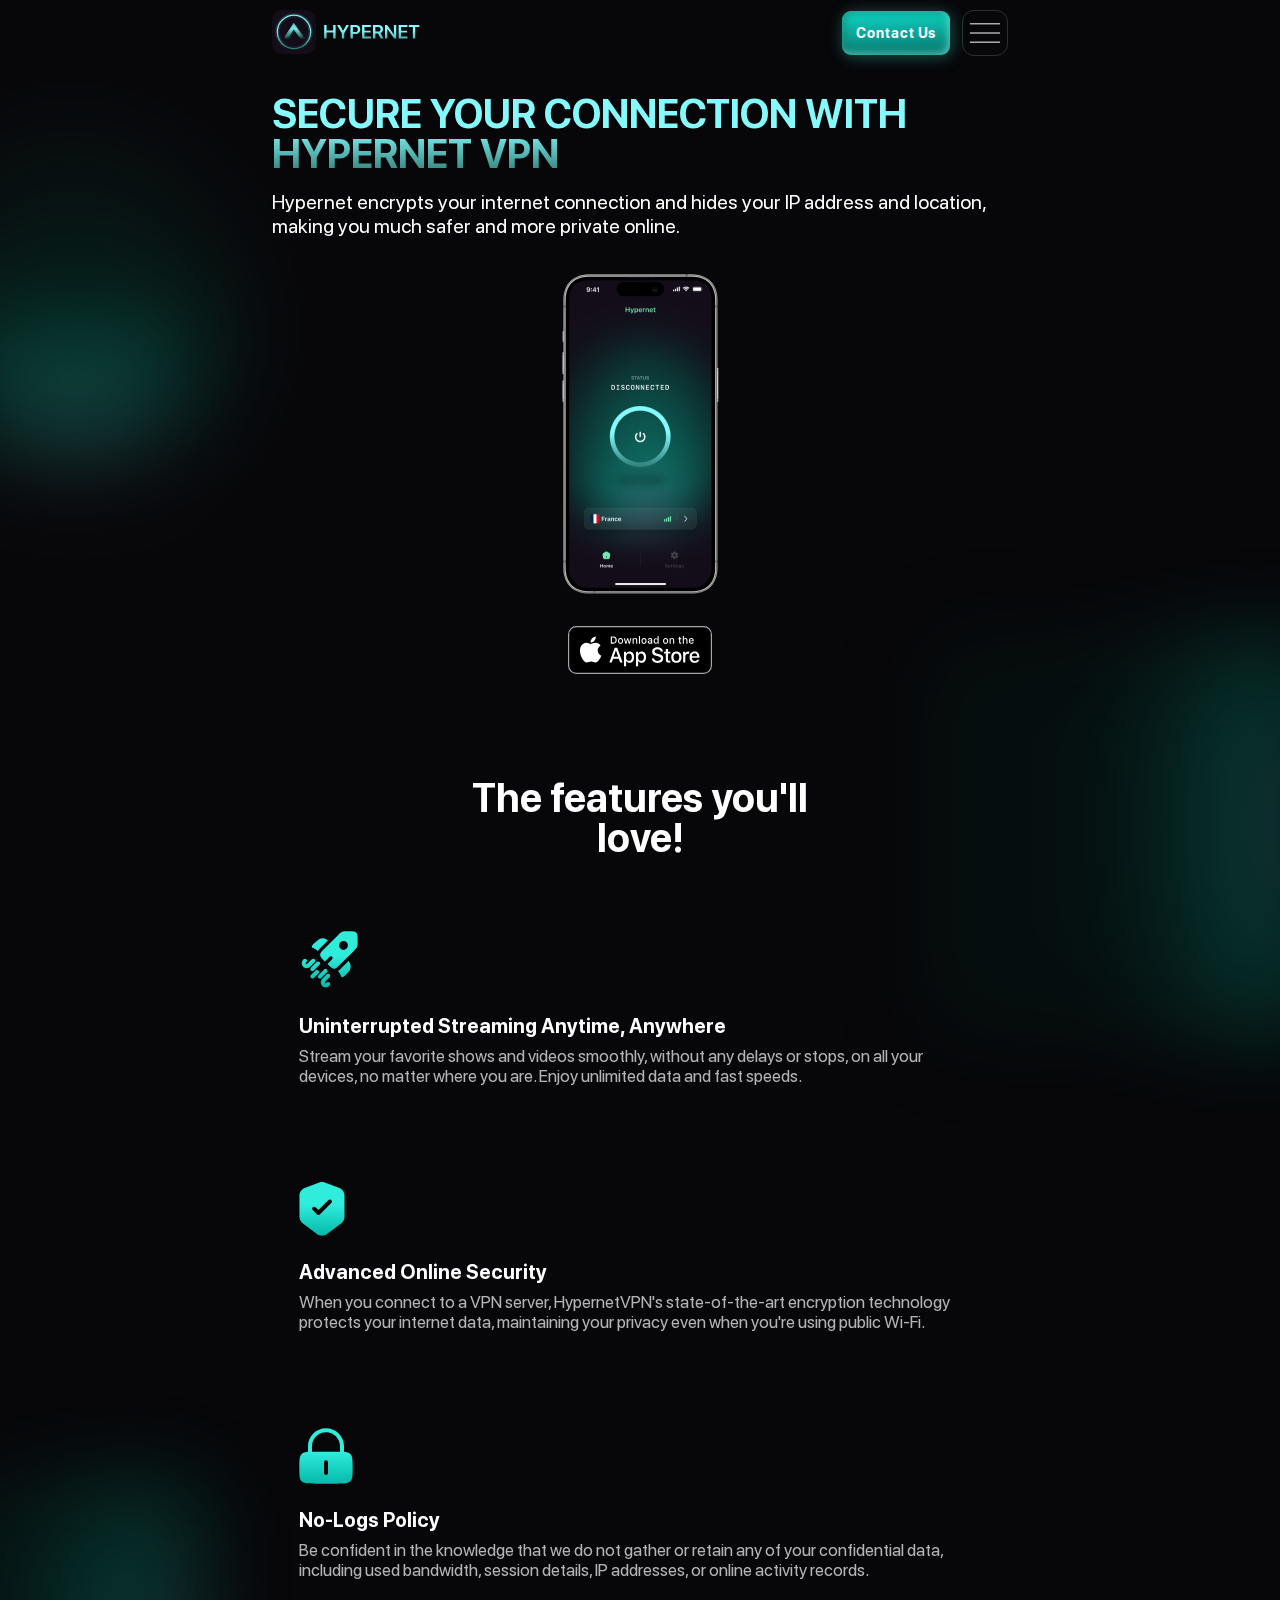
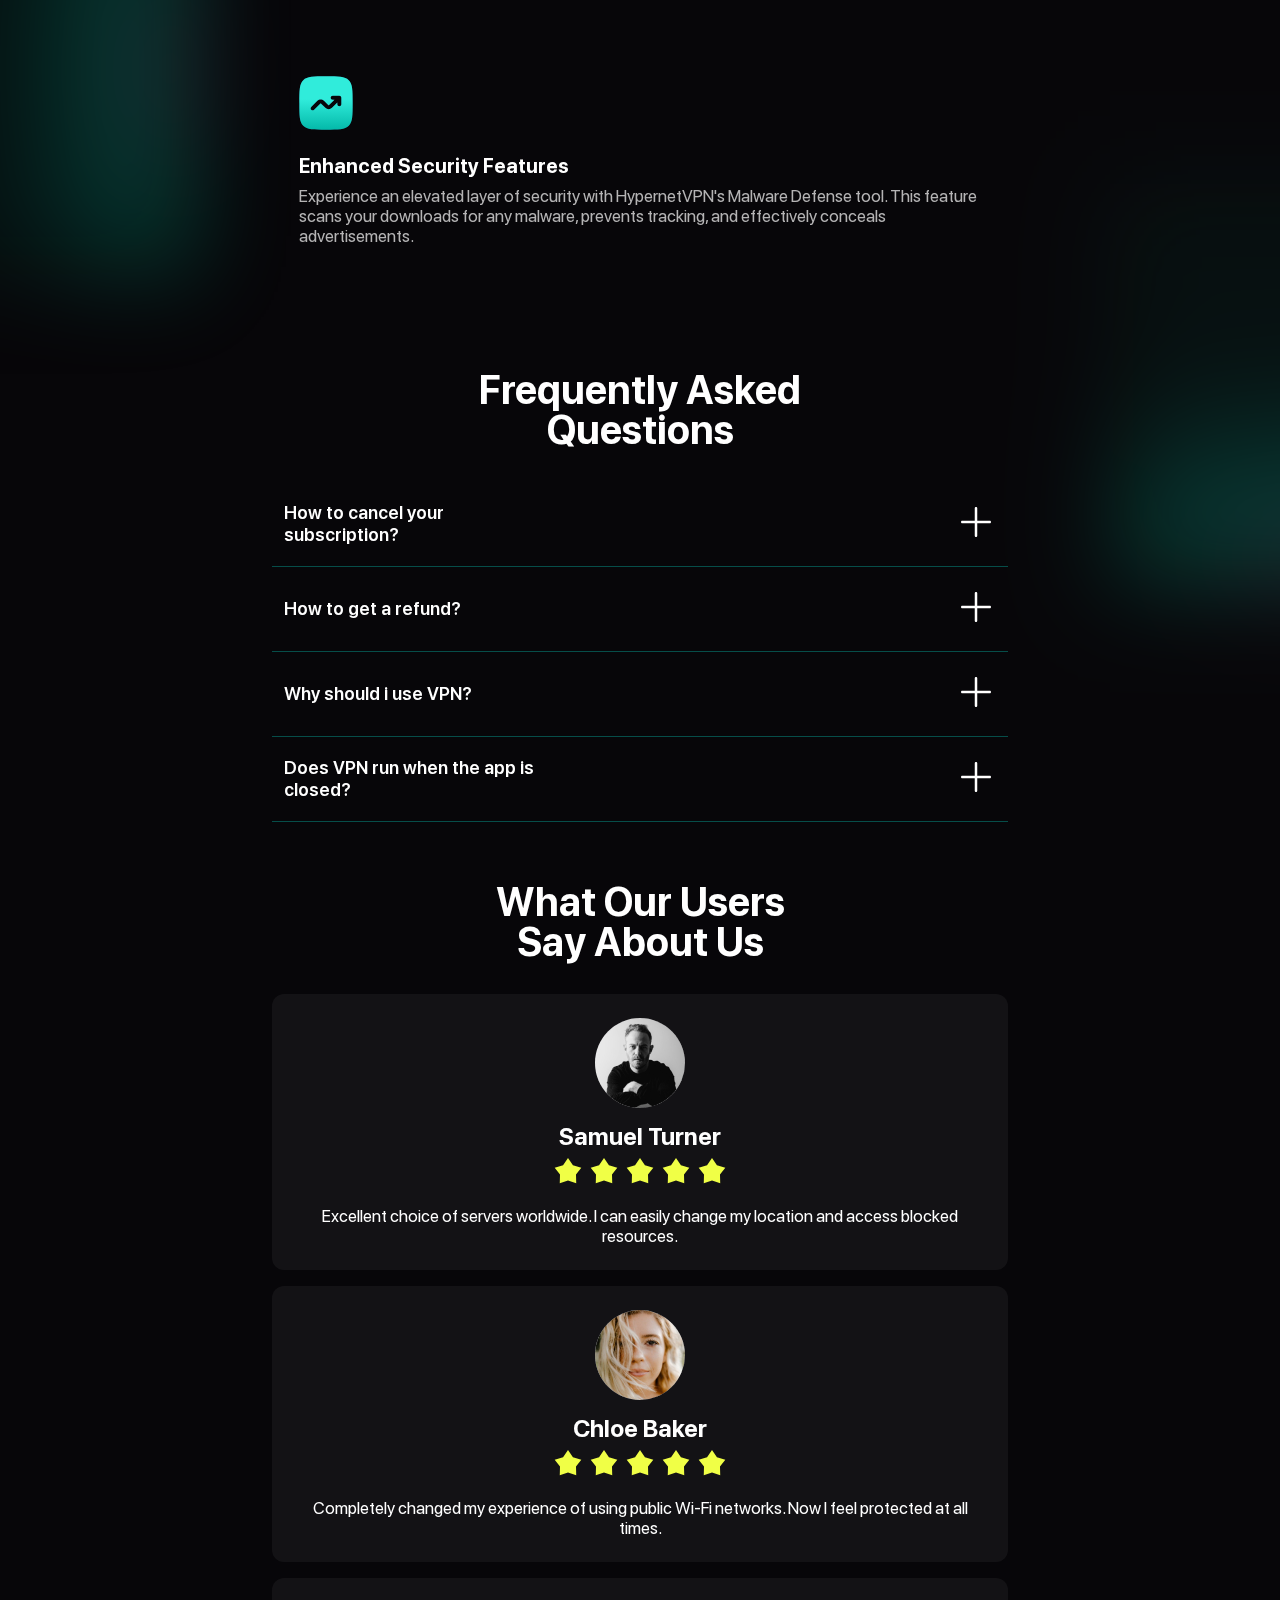
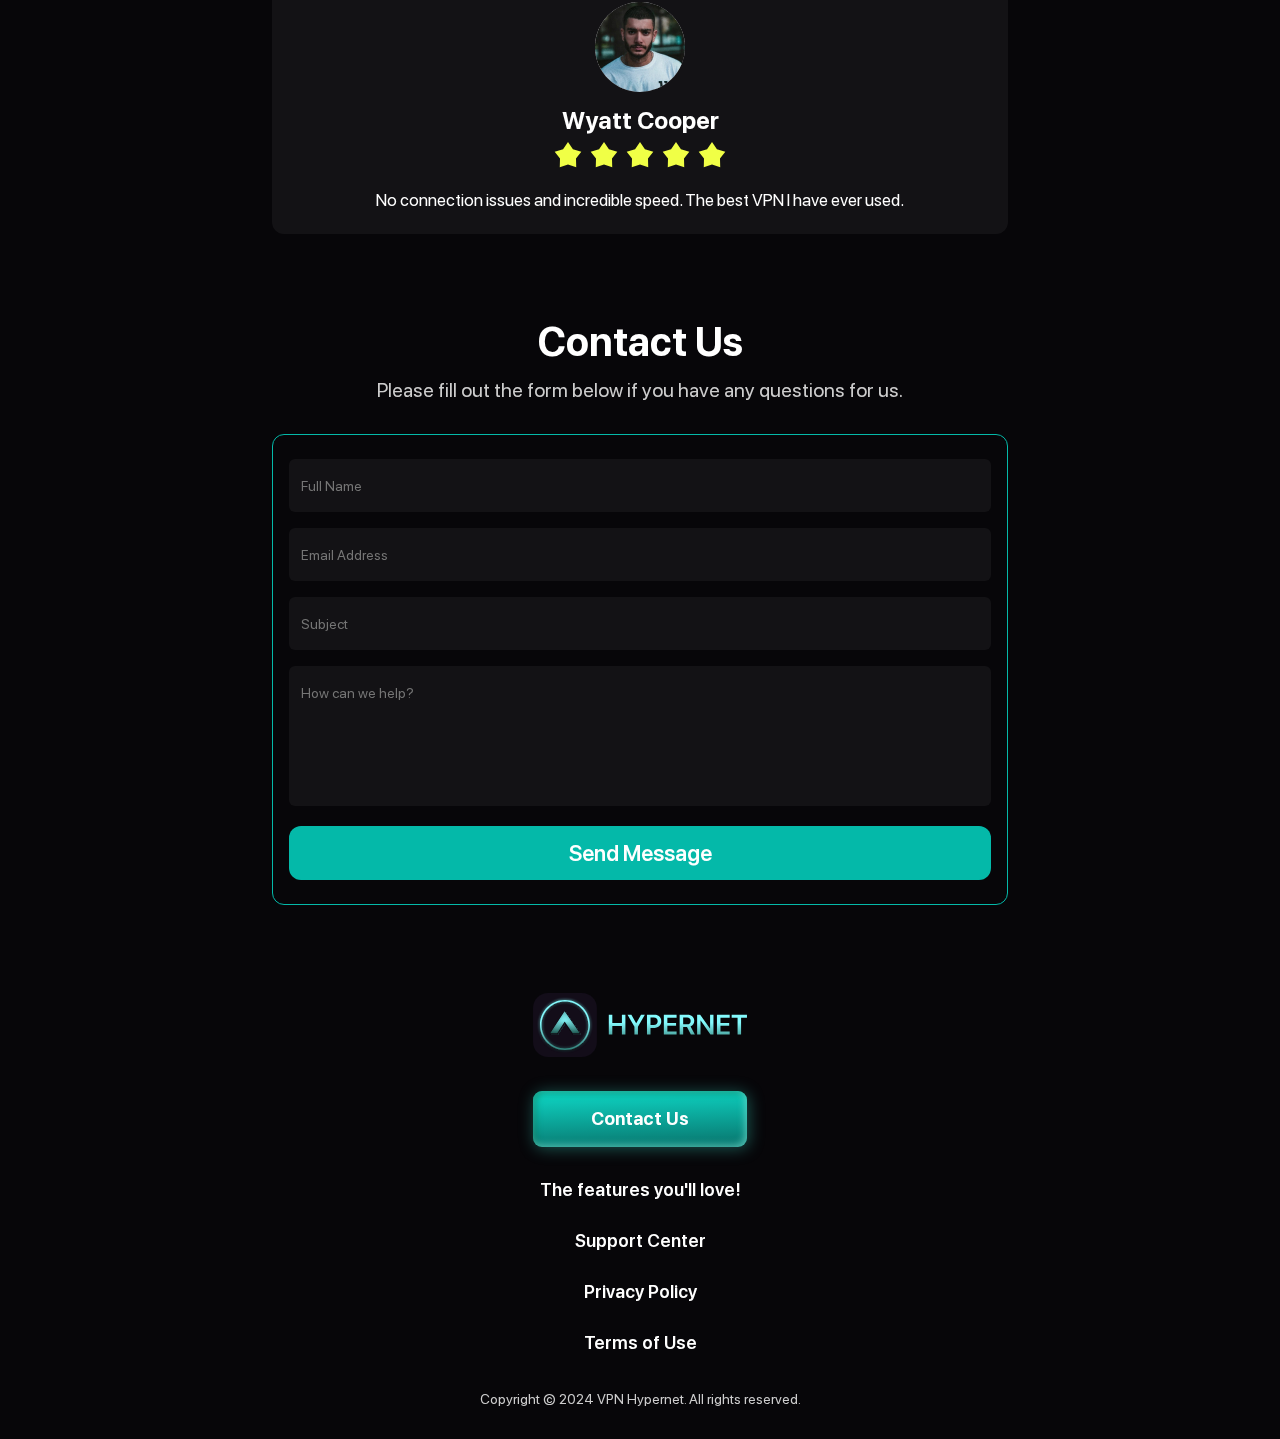
<file: lend/hypernet/index.html>
<!doctype html>
<html lang="en">
<head>
    <meta charset="UTF-8">
    <meta name="viewport"
          content="width=device-width, user-scalable=no, initial-scale=1.0, maximum-scale=1.0, minimum-scale=1.0">
    <meta http-equiv="X-UA-Compatible" content="ie=edge">
    <link rel="stylesheet" href="css/style.css">
    <title>hypernet</title>
</head>
<body>

    <header class="header">
    <div class="container">
        <div class="header-content">
            <a href="#" class="logo">
                <img src="assets/img/Logo.svg" alt="logo">
            </a>
            <div class="navigation-panel">
                <a href="#form" class="btn-nav primary-btn">
                    Contact Us
                </a>
                <nav class="nav">
                             <span class="nav-cross" id="close-nav">
                                <svg width="32" height="32" viewBox="0 0 32 32" fill="none" xmlns="http://www.w3.org/2000/svg">
<path d="M8 8.00006L25.0323 25.0323" stroke="white" stroke-linejoin="round"/>
<path d="M8 25.0325L25.0323 8.00027" stroke="white" stroke-linejoin="round"/>
</svg>
                            </span>
                    <div class="nav-inner">
                        <a href="#form" class="primary-btn">
                            Contact Us
                        </a>
                        <ul class="nav-list">
                            <li class="nav-list__el"><a href="#features">The features you'll love!</a></li>
                            <li class="nav-list__el"><a href="contact-us.html">Support Center</a></li>
                            <li class="nav-list__el"><a href="privacy.html">Privacy Policy</a></li>
                            <li class="nav-list__el"><a href="terms.html">Terms of Use</a></li>
                        </ul>
                    </div>
                </nav>
                <div class="burger" id="burger">
                    <svg width="44" height="44" viewBox="0 0 44 44" fill="none" xmlns="http://www.w3.org/2000/svg">
                        <path d="M36.6666 12.8333L7.33329 12.8333" stroke="white" stroke-linecap="round"/>
                        <path d="M36.6666 22L7.33329 22" stroke="white" stroke-linecap="round"/>
                        <path d="M36.6666 31.1667L7.33329 31.1667" stroke="white" stroke-linecap="round"/>
                    </svg>
                </div>
            </div>
        </div>
    </div>
</header>
    <div class="wrapper">
        <main class="main">
            <div class="container">
                <div class="main-content">
                    <h1 class="main-title">
                        SECURE YOUR CONNECTION WITH HYPERNET VPN
                    </h1>
                    <p class="main-description">
                        Hypernet encrypts your internet connection and hides your IP address and location,
                        making you much safer and more private online.
                    </p>
                    <div class="main-banner">
                        <div class="main-banner__img">
                            <img src="assets/img/iphone.png" alt="iphone-img">
                        </div>
                        <a href="#" class="link-app">
                            <img src="assets/img/app-store.svg" alt="app-store">
                        </a>
                    </div>
                </div>
            </div>
        </main>
        <section class="work" id="features">
            <div class="container">
                <div class="work-content">
                    <h2 class="section-title">The features you'll love!
                    </h2>
                    <div class="work-list">
                        <div class="work-item">
                            <svg width="64" height="64" viewBox="0 0 64 64" fill="none" xmlns="http://www.w3.org/2000/svg">
                                <path fill-rule="evenodd" clip-rule="evenodd" d="M7.39752 33.2837C8.1875 34.0746 8.18672 35.3562 7.39578 36.1462L6.98072 36.5607C6.62618 36.9148 6.62618 37.4879 6.98072 37.842C7.33662 38.1975 7.91466 38.1975 8.27056 37.842L12.8362 33.2819C13.6272 32.492 14.9087 32.4928 15.6987 33.2837C16.4887 34.0746 16.4879 35.3562 15.697 36.1462L11.1313 40.7062C9.1949 42.6403 6.05637 42.6403 4.11996 40.7062C2.18218 38.7708 2.18218 35.6319 4.11996 33.6965L4.53502 33.2819C5.32596 32.492 6.60755 32.4928 7.39752 33.2837ZM20.4977 35.9724C21.2882 36.7628 21.2882 38.0444 20.4977 38.8349L14.7846 44.5479C13.9941 45.3383 12.7126 45.3383 11.9221 44.5479C11.1316 43.7574 11.1316 42.4759 11.9221 41.6854L17.6352 35.9724C18.4256 35.1819 19.7072 35.1819 20.4977 35.9724ZM27.9888 43.4543C28.7792 44.2447 28.7792 45.5263 27.9888 46.3167L22.3147 51.9907C21.5243 52.7812 20.2427 52.7811 19.4522 51.9907C18.6618 51.2003 18.6618 49.9187 19.4522 49.1282L25.1263 43.4543C25.9167 42.6638 27.1983 42.6638 27.9888 43.4543ZM19.4591 44.5226C20.2408 45.3218 20.2265 46.6033 19.4273 47.3849L14.8135 51.897C14.0143 52.6786 12.7328 52.6644 11.9512 51.8652C11.1696 51.066 11.1838 49.7845 11.983 49.0029L16.5968 44.4907C17.396 43.7091 18.6775 43.7234 19.4591 44.5226ZM30.6163 48.3148C31.4062 49.1057 31.4055 50.3873 30.6145 51.1772L26.0489 55.7373C25.6943 56.0914 25.6943 56.6645 26.0489 57.0186C26.4048 57.3741 26.9828 57.374 27.3387 57.0186L27.7538 56.604C28.5447 55.8141 29.8263 55.8148 30.6163 56.6058C31.4062 57.3967 31.4055 58.6783 30.6145 59.4682L30.1995 59.8828C28.2631 61.8168 25.1245 61.8168 23.1881 59.8828C21.2503 57.9474 21.2503 54.8085 23.1881 52.8731L27.7538 48.313C28.5447 47.5231 29.8263 47.5238 30.6163 48.3148Z" fill="url(#paint0_linear_467_172)"/>
                                <path d="M28.9235 14.4243L23.0896 20.2406C22.0173 21.3097 21.0336 22.2903 20.2568 23.1768C19.7579 23.7462 19.2594 24.3693 18.8371 25.0578L18.7803 25.0011C18.6724 24.8935 18.6184 24.8397 18.5642 24.7871C17.5502 23.8032 16.3575 23.021 15.0498 22.4822C14.9799 22.4534 14.909 22.4253 14.7671 22.3691L13.8985 22.025C12.7218 21.5587 12.4082 20.0439 13.3036 19.1512C15.8733 16.5893 18.9586 13.5134 20.4476 12.8956C21.7608 12.3507 23.1793 12.1694 24.5474 12.3716C25.801 12.5569 26.9869 13.2008 28.9235 14.4243Z" fill="url(#paint1_linear_467_172)"/>
                                <path d="M38.8848 45.0486C39.3549 45.5257 39.6672 45.8628 39.9494 46.2229C40.3218 46.6981 40.6548 47.2028 40.9451 47.732C41.2718 48.3277 41.5255 48.964 42.0328 50.2367C42.4458 51.2728 43.8179 51.5466 44.6148 50.7521L44.8076 50.5598C47.3773 47.9979 50.4625 44.9219 51.0822 43.4374C51.6287 42.1281 51.8105 40.7139 51.6077 39.3499C51.4219 38.1002 50.7762 36.9181 49.5493 34.9877L43.6959 40.8235C42.5993 41.9168 41.5938 42.9194 40.6844 43.7048C40.1394 44.1754 39.5432 44.6458 38.8848 45.0486Z" fill="url(#paint2_linear_467_172)"/>
                                <path fill-rule="evenodd" clip-rule="evenodd" d="M41.3393 38.3131L54.7518 24.941C56.6834 23.0152 57.6492 22.0524 58.1579 20.8279C58.6666 19.6035 58.6666 18.2417 58.6666 15.5183V14.2172C58.6666 10.0293 58.6666 7.93537 57.3617 6.63435C56.0567 5.33333 53.9565 5.33333 49.7559 5.33333H48.4509C45.7192 5.33333 44.3534 5.33333 43.1252 5.84052C41.8971 6.3477 40.9313 7.31059 38.9997 9.23636L25.5872 22.6084C23.3302 24.8587 21.9306 26.254 21.3887 27.6017C21.2175 28.0275 21.1318 28.4485 21.1318 28.8903C21.1318 30.7302 22.617 32.2109 25.5872 35.1722L25.9864 35.5702L30.6627 30.8242C31.3296 30.1474 32.4189 30.1393 33.0958 30.8062C33.7726 31.4731 33.7807 32.5624 33.1138 33.2392L28.4232 37.9996L28.7376 38.3131C31.7079 41.2744 33.193 42.755 35.0385 42.755C35.4462 42.755 35.8364 42.6828 36.2289 42.5382C37.6127 42.0285 39.0254 40.6201 41.3393 38.3131ZM47.6404 22.6094C45.9005 24.3441 43.0795 24.3441 41.3396 22.6094C39.5997 20.8747 39.5997 18.0623 41.3396 16.3276C43.0795 14.5929 45.9005 14.5929 47.6404 16.3276C49.3804 18.0623 49.3804 20.8747 47.6404 22.6094Z" fill="url(#paint3_linear_467_172)"/>
                                <defs>
                                    <linearGradient id="paint0_linear_467_172" x1="30.7832" y1="61.4334" x2="30.9016" y2="5.33359" gradientUnits="userSpaceOnUse">
                                        <stop stop-color="#04B9A9"/>
                                        <stop offset="0.572498" stop-color="#30ECDB"/>
                                    </linearGradient>
                                    <linearGradient id="paint1_linear_467_172" x1="30.7832" y1="61.4334" x2="30.9016" y2="5.33359" gradientUnits="userSpaceOnUse">
                                        <stop stop-color="#04B9A9"/>
                                        <stop offset="0.572498" stop-color="#30ECDB"/>
                                    </linearGradient>
                                    <linearGradient id="paint2_linear_467_172" x1="30.7832" y1="61.4334" x2="30.9016" y2="5.33359" gradientUnits="userSpaceOnUse">
                                        <stop stop-color="#04B9A9"/>
                                        <stop offset="0.572498" stop-color="#30ECDB"/>
                                    </linearGradient>
                                    <linearGradient id="paint3_linear_467_172" x1="30.7832" y1="61.4334" x2="30.9016" y2="5.33359" gradientUnits="userSpaceOnUse">
                                        <stop stop-color="#04B9A9"/>
                                        <stop offset="0.572498" stop-color="#30ECDB"/>
                                    </linearGradient>
                                </defs>
                            </svg>
                            <h3 class="work-item__title">
                                Uninterrupted Streaming Anytime, Anywhere
                            </h3>
                            <div class="work-item__description">
                                Stream your favorite shows and videos smoothly, without any delays or stops, on all your devices, no matter where you are. Enjoy unlimited data and fast speeds.
                            </div>
                        </div>
                        <div class="work-item">
                            <svg width="46" height="54" viewBox="0 0 46 54" fill="none" xmlns="http://www.w3.org/2000/svg">
                                <path d="M40.4401 5.98667L25.7735 0.493334C24.2535 -0.0666662 21.7735 -0.0666662 20.2535 0.493334L5.5868 5.98667C2.76013 7.05333 0.466797 10.36 0.466797 13.3733V34.9733C0.466797 37.1333 1.88013 39.9867 3.61346 41.2667L18.2801 52.2267C20.8668 54.1733 25.1068 54.1733 27.6935 52.2267L42.3601 41.2667C44.0935 39.96 45.5068 37.1333 45.5068 34.9733V13.3733C45.5335 10.36 43.2401 7.05333 40.4401 5.98667ZM32.2801 20.92L20.8135 32.3867C20.4135 32.7867 19.9068 32.9733 19.4001 32.9733C18.8935 32.9733 18.3868 32.7867 17.9868 32.3867L13.7201 28.0667C12.9468 27.2933 12.9468 26.0133 13.7201 25.24C14.4935 24.4667 15.7735 24.4667 16.5468 25.24L19.4268 28.12L29.4801 18.0667C30.2535 17.2933 31.5335 17.2933 32.3068 18.0667C33.0801 18.84 33.0801 20.1467 32.2801 20.92Z" fill="url(#paint0_linear_96_29)"/>
                                <defs>
                                    <linearGradient id="paint0_linear_96_29" x1="23.0807" y1="53.7824" x2="23.2156" y2="0.0736763" gradientUnits="userSpaceOnUse">
                                        <stop stop-color="#04B9A9"/>
                                        <stop offset="0.572498" stop-color="#30ECDB"/>
                                    </linearGradient>
                                </defs>
                            </svg>
                            <h3 class="work-item__title">
                                Advanced Online Security
                            </h3>
                            <div class="work-item__description">
                                When you connect to a VPN server, HypernetVPN's state-of-the-art encryption technology
                                protects your internet data, maintaining your privacy even when you're using public Wi-Fi.
                            </div>
                        </div>
                        <div class="work-item">
                            <svg width="54" height="56" viewBox="0 0 54 56" fill="none" xmlns="http://www.w3.org/2000/svg">
                                <path fill-rule="evenodd" clip-rule="evenodd" d="M9.00004 23.8123V18.3333C9.00004 8.39219 17.0589 0.333313 27 0.333313C36.9412 0.333313 45 8.39219 45 18.3333V23.8123C47.9727 24.0343 49.9085 24.5948 51.3236 26.0098C53.6667 28.3529 53.6667 32.1242 53.6667 39.6666C53.6667 47.2091 53.6667 50.9804 51.3236 53.3235C48.9804 55.6666 45.2092 55.6666 37.6667 55.6666H16.3334C8.7909 55.6666 5.01967 55.6666 2.67652 53.3235C0.333374 50.9804 0.333374 47.2091 0.333374 39.6666C0.333374 32.1242 0.333374 28.3529 2.67652 26.0098C4.09154 24.5948 6.02736 24.0343 9.00004 23.8123ZM13 18.3333C13 10.6013 19.2681 4.33331 27 4.33331C34.732 4.33331 41 10.6013 41 18.3333V23.6762C39.9787 23.6666 38.8707 23.6666 37.6667 23.6666H16.3334C15.1293 23.6666 14.0214 23.6666 13 23.6762V18.3333ZM27 32.3333C28.1046 32.3333 29 33.2287 29 34.3333V45C29 46.1045 28.1046 47 27 47C25.8955 47 25 46.1045 25 45V34.3333C25 33.2287 25.8955 32.3333 27 32.3333Z" fill="url(#paint0_linear_467_179)"/>
                                <defs>
                                    <linearGradient id="paint0_linear_467_179" x1="27.1111" y1="55.7655" x2="27.2325" y2="0.333582" gradientUnits="userSpaceOnUse">
                                        <stop stop-color="#04B9A9"/>
                                        <stop offset="0.572498" stop-color="#30ECDB"/>
                                    </linearGradient>
                                </defs>
                            </svg>
                            <h3 class="work-item__title">
                                No-Logs Policy
                            </h3>
                            <div class="work-item__description">
                                Be confident in the knowledge that we do not gather or retain any of your confidential
                                data, including used bandwidth, session details, IP addresses, or online activity records.
                            </div>
                        </div>
                        <div class="work-item">
                            <svg width="54" height="54" viewBox="0 0 54 54" fill="none" xmlns="http://www.w3.org/2000/svg">
                                <path fill-rule="evenodd" clip-rule="evenodd" d="M4.23862 4.23856C0.333374 8.1438 0.333374 14.4292 0.333374 27C0.333374 39.5708 0.333374 45.8562 4.23862 49.7614C8.14386 53.6666 14.4293 53.6666 27 53.6666C39.5708 53.6666 45.8562 53.6666 49.7615 49.7614C53.6667 45.8562 53.6667 39.5708 53.6667 27C53.6667 14.4292 53.6667 8.1438 49.7615 4.23856C45.8562 0.333313 39.5708 0.333313 27 0.333313C14.4293 0.333313 8.14386 0.333313 4.23862 4.23856ZM31.6667 21.6666C31.6667 22.7712 32.5621 23.6666 33.6667 23.6666H35.5049L30.1381 29.0335C29.8778 29.2938 29.4557 29.2938 29.1953 29.0335L24.9665 24.8047C23.1441 22.9823 20.1893 22.9823 18.3669 24.8047L12.2525 30.9191C11.4714 31.7001 11.4714 32.9665 12.2525 33.7475C13.0335 34.5286 14.2999 34.5286 15.0809 33.7475L21.1953 27.6331C21.4557 27.3728 21.8778 27.3728 22.1381 27.6331L26.3669 31.8619C28.1893 33.6843 31.1441 33.6844 32.9665 31.8619L38.3334 26.4951V28.3333C38.3334 29.4379 39.2288 30.3333 40.3334 30.3333C41.4379 30.3333 42.3334 29.4379 42.3334 28.3333V21.6666C42.3334 20.5621 41.4379 19.6666 40.3334 19.6666H33.6667C32.5621 19.6666 31.6667 20.5621 31.6667 21.6666Z" fill="#1C274C"/>
                                <path fill-rule="evenodd" clip-rule="evenodd" d="M4.23862 4.23856C0.333374 8.1438 0.333374 14.4292 0.333374 27C0.333374 39.5708 0.333374 45.8562 4.23862 49.7614C8.14386 53.6666 14.4293 53.6666 27 53.6666C39.5708 53.6666 45.8562 53.6666 49.7615 49.7614C53.6667 45.8562 53.6667 39.5708 53.6667 27C53.6667 14.4292 53.6667 8.1438 49.7615 4.23856C45.8562 0.333313 39.5708 0.333313 27 0.333313C14.4293 0.333313 8.14386 0.333313 4.23862 4.23856ZM31.6667 21.6666C31.6667 22.7712 32.5621 23.6666 33.6667 23.6666H35.5049L30.1381 29.0335C29.8778 29.2938 29.4557 29.2938 29.1953 29.0335L24.9665 24.8047C23.1441 22.9823 20.1893 22.9823 18.3669 24.8047L12.2525 30.9191C11.4714 31.7001 11.4714 32.9665 12.2525 33.7475C13.0335 34.5286 14.2999 34.5286 15.0809 33.7475L21.1953 27.6331C21.4557 27.3728 21.8778 27.3728 22.1381 27.6331L26.3669 31.8619C28.1893 33.6843 31.1441 33.6844 32.9665 31.8619L38.3334 26.4951V28.3333C38.3334 29.4379 39.2288 30.3333 40.3334 30.3333C41.4379 30.3333 42.3334 29.4379 42.3334 28.3333V21.6666C42.3334 20.5621 41.4379 19.6666 40.3334 19.6666H33.6667C32.5621 19.6666 31.6667 20.5621 31.6667 21.6666Z" fill="url(#paint0_linear_467_181)"/>
                                <defs>
                                    <linearGradient id="paint0_linear_467_181" x1="27.1111" y1="53.7619" x2="27.2239" y2="0.333554" gradientUnits="userSpaceOnUse">
                                        <stop stop-color="#04B9A9"/>
                                        <stop offset="0.572498" stop-color="#30ECDB"/>
                                    </linearGradient>
                                </defs>
                            </svg>
                            <h3 class="work-item__title">
                                Enhanced Security Features
                            </h3>
                            <div class="work-item__description">
                                Experience an elevated layer of security with HypernetVPN's Malware Defense tool.
                                This feature scans your downloads for any malware, prevents tracking, and effectively conceals advertisements.
                            </div>
                        </div>
                    </div>
                </div>
            </div>
        </section>
        <section class="faq">
            <div class="container">
                <div class="faq-content">
                    <h2 class="section-title">
                        Frequently Asked Questions
                    </h2>
                    <div class="faq-list">
                        <div class="faq-el">
                            <div class="faq-el-head">
                                <div class="faq-el-head__text">
                                    How to cancel your subscription?
                                </div>
                                <div class="faq-el-head__i">
                                    <span class="faq-el-head__i__plus">
                                       <svg width="40" height="40" viewBox="0 0 40 40" fill="none" xmlns="http://www.w3.org/2000/svg">
                                        <path fill-rule="evenodd" clip-rule="evenodd" d="M20 5C20.3315 5 20.6495 5.1317 20.8839 5.36612C21.1183 5.60054 21.25 5.91848 21.25 6.25V18.75H33.75C34.0815 18.75 34.3995 18.8817 34.6339 19.1161C34.8683 19.3505 35 19.6685 35 20C35 20.3315 34.8683 20.6495 34.6339 20.8839C34.3995 21.1183 34.0815 21.25 33.75 21.25H21.25V33.75C21.25 34.0815 21.1183 34.3995 20.8839 34.6339C20.6495 34.8683 20.3315 35 20 35C19.6685 35 19.3505 34.8683 19.1161 34.6339C18.8817 34.3995 18.75 34.0815 18.75 33.75V21.25H6.25C5.91848 21.25 5.60054 21.1183 5.36612 20.8839C5.1317 20.6495 5 20.3315 5 20C5 19.6685 5.1317 19.3505 5.36612 19.1161C5.60054 18.8817 5.91848 18.75 6.25 18.75H18.75V6.25C18.75 5.91848 18.8817 5.60054 19.1161 5.36612C19.3505 5.1317 19.6685 5 20 5Z" fill="white"/>
                                    </svg>
                                    </span>
                                    <span class="faq-el-head__i__minus">
                                        <svg width="40" height="40" viewBox="0 0 40 40" fill="none" xmlns="http://www.w3.org/2000/svg">
<path d="M5 20L35 20" stroke="white" stroke-width="2.57143" stroke-linecap="round"/>
</svg>
                                    </span>
                                </div>
                            </div>
                            <div class="faq-el-body">
                                <p class="faq-el-text">
                                    Subscription cancellation is easy! You can do it either through you Apple Store
                                    settings, or you can <a href="#form">contact us </a>, and we'll give you further instructions(link)
                                </p>
                            </div>
                        </div>
                        <div class="faq-el">
                            <div class="faq-el-head">
                                <div class="faq-el-head__text">
                                    How to get a refund?
                                </div>
                                <div class="faq-el-head__i">
                                    <span class="faq-el-head__i__plus">
                                       <svg width="40" height="40" viewBox="0 0 40 40" fill="none" xmlns="http://www.w3.org/2000/svg">
                                        <path fill-rule="evenodd" clip-rule="evenodd" d="M20 5C20.3315 5 20.6495 5.1317 20.8839 5.36612C21.1183 5.60054 21.25 5.91848 21.25 6.25V18.75H33.75C34.0815 18.75 34.3995 18.8817 34.6339 19.1161C34.8683 19.3505 35 19.6685 35 20C35 20.3315 34.8683 20.6495 34.6339 20.8839C34.3995 21.1183 34.0815 21.25 33.75 21.25H21.25V33.75C21.25 34.0815 21.1183 34.3995 20.8839 34.6339C20.6495 34.8683 20.3315 35 20 35C19.6685 35 19.3505 34.8683 19.1161 34.6339C18.8817 34.3995 18.75 34.0815 18.75 33.75V21.25H6.25C5.91848 21.25 5.60054 21.1183 5.36612 20.8839C5.1317 20.6495 5 20.3315 5 20C5 19.6685 5.1317 19.3505 5.36612 19.1161C5.60054 18.8817 5.91848 18.75 6.25 18.75H18.75V6.25C18.75 5.91848 18.8817 5.60054 19.1161 5.36612C19.3505 5.1317 19.6685 5 20 5Z" fill="white"/>
                                    </svg>
                                    </span>
                                    <span class="faq-el-head__i__minus">
                                        <svg width="40" height="40" viewBox="0 0 40 40" fill="none" xmlns="http://www.w3.org/2000/svg">
<path d="M5 20L35 20" stroke="white" stroke-width="2.57143" stroke-linecap="round"/>
</svg>
                                    </span>
                                </div>
                            </div>
                            <div class="faq-el-body">
                                <p class="faq-el-text">
                                    All the refunds are processed through Apple Store and on their behalf.
                                    You can <a href="#form">contact us </a> to receive additional instructions.(link)                                </p>
                            </div>
                        </div>
                        <div class="faq-el">
                            <div class="faq-el-head">
                                <div class="faq-el-head__text">
                                    Why should i use VPN?
                                </div>
                                <div class="faq-el-head__i">
                                    <span class="faq-el-head__i__plus">
                                       <svg width="40" height="40" viewBox="0 0 40 40" fill="none" xmlns="http://www.w3.org/2000/svg">
                                        <path fill-rule="evenodd" clip-rule="evenodd" d="M20 5C20.3315 5 20.6495 5.1317 20.8839 5.36612C21.1183 5.60054 21.25 5.91848 21.25 6.25V18.75H33.75C34.0815 18.75 34.3995 18.8817 34.6339 19.1161C34.8683 19.3505 35 19.6685 35 20C35 20.3315 34.8683 20.6495 34.6339 20.8839C34.3995 21.1183 34.0815 21.25 33.75 21.25H21.25V33.75C21.25 34.0815 21.1183 34.3995 20.8839 34.6339C20.6495 34.8683 20.3315 35 20 35C19.6685 35 19.3505 34.8683 19.1161 34.6339C18.8817 34.3995 18.75 34.0815 18.75 33.75V21.25H6.25C5.91848 21.25 5.60054 21.1183 5.36612 20.8839C5.1317 20.6495 5 20.3315 5 20C5 19.6685 5.1317 19.3505 5.36612 19.1161C5.60054 18.8817 5.91848 18.75 6.25 18.75H18.75V6.25C18.75 5.91848 18.8817 5.60054 19.1161 5.36612C19.3505 5.1317 19.6685 5 20 5Z" fill="white"/>
                                    </svg>
                                    </span>
                                    <span class="faq-el-head__i__minus">
                                        <svg width="40" height="40" viewBox="0 0 40 40" fill="none" xmlns="http://www.w3.org/2000/svg">
<path d="M5 20L35 20" stroke="white" stroke-width="2.57143" stroke-linecap="round"/>
</svg>
                                    </span>
                                </div>
                            </div>
                            <div class="faq-el-body">
                                <p class="faq-el-text">
                                    Using a VPN, like Hypernet VPN, enhances your online privacy and security.
                                    When you connect to a server through a VPN, your internet traffic is encrypted,
                                    making it difficult for others to intercept or track your online activities.
                                    This is particularly important when using public Wi-Fi, as it protects your
                                    data from potential cyber threats. A VPN also masks your IP address, allowing
                                    you to browse the internet anonymously and access content that may be restricted
                                    in your region. With features like the Kill Switch, which disables your internet
                                    if the VPN connection drops, Hypernet VPN ensures continuous protection. Thus,
                                    using a VPN is crucial for safeguarding your online privacy and accessing a
                                    broader range of content securely.
                                </p>
                            </div>
                        </div>
                        <div class="faq-el">
                            <div class="faq-el-head">
                                <div class="faq-el-head__text">
                                    Does VPN run when the app is closed?
                                </div>
                                <div class="faq-el-head__i">
                                    <span class="faq-el-head__i__plus">
                                       <svg width="40" height="40" viewBox="0 0 40 40" fill="none" xmlns="http://www.w3.org/2000/svg">
                                        <path fill-rule="evenodd" clip-rule="evenodd" d="M20 5C20.3315 5 20.6495 5.1317 20.8839 5.36612C21.1183 5.60054 21.25 5.91848 21.25 6.25V18.75H33.75C34.0815 18.75 34.3995 18.8817 34.6339 19.1161C34.8683 19.3505 35 19.6685 35 20C35 20.3315 34.8683 20.6495 34.6339 20.8839C34.3995 21.1183 34.0815 21.25 33.75 21.25H21.25V33.75C21.25 34.0815 21.1183 34.3995 20.8839 34.6339C20.6495 34.8683 20.3315 35 20 35C19.6685 35 19.3505 34.8683 19.1161 34.6339C18.8817 34.3995 18.75 34.0815 18.75 33.75V21.25H6.25C5.91848 21.25 5.60054 21.1183 5.36612 20.8839C5.1317 20.6495 5 20.3315 5 20C5 19.6685 5.1317 19.3505 5.36612 19.1161C5.60054 18.8817 5.91848 18.75 6.25 18.75H18.75V6.25C18.75 5.91848 18.8817 5.60054 19.1161 5.36612C19.3505 5.1317 19.6685 5 20 5Z" fill="white"/>
                                    </svg>
                                    </span>
                                    <span class="faq-el-head__i__minus">
                                        <svg width="40" height="40" viewBox="0 0 40 40" fill="none" xmlns="http://www.w3.org/2000/svg">
<path d="M5 20L35 20" stroke="white" stroke-width="2.57143" stroke-linecap="round"/>
</svg>
                                    </span>
                                </div>
                            </div>
                            <div class="faq-el-body">
                                <p class="faq-el-text">
                                    Once you connect to a server using Hypernet VPN, it will continue to operate
                                    even when the app is closed, ensuring secure browsing. To verify if the app
                                    is active, glance at the top corner of your device. A visible VPN icon
                                    indicates that the connection is active. For concerns regarding an unstable
                                    connection, consider enabling the Hypernet VPN Kill Switch feature. This
                                    function will temporarily disable your internet access if the VPN connection
                                    drops, maintaining security until the connection is re-established.
                                </p>
                            </div>
                        </div>
                    </div>
                </div>
            </div>
        </section>
        <section class="feedback">
            <div class="container">
                <div class="feedback-content">
                    <h2 class="section-title">
                        What Our Users Say About Us
                    </h2>
                    <div class="feedback-list">
                        <div class="feedback-card">
                            <div class="feedback-card__img">
                                <img src="assets/img/f-1.jpg" alt="img">
                            </div>
                            <h3 class="feedback-card__title">Samuel Turner</h3>
                            <div class="feedback-card__star">
                                <svg width="172" height="28" viewBox="0 0 172 28" fill="none" xmlns="http://www.w3.org/2000/svg">
                                    <path d="M14 0L18.9374 7.20426L27.3148 9.67376L21.9889 16.5957L22.229 25.3262L14 22.4L5.77101 25.3262L6.01113 16.5957L0.685208 9.67376L9.0626 7.20426L14 0Z" fill="#F0FF46"/>
                                    <path d="M86 0L90.9374 7.20426L99.3148 9.67376L93.9889 16.5957L94.229 25.3262L86 22.4L77.771 25.3262L78.0111 16.5957L72.6852 9.67376L81.0626 7.20426L86 0Z" fill="#F0FF46"/>
                                    <path d="M50 0L54.9374 7.20426L63.3148 9.67376L57.9889 16.5957L58.229 25.3262L50 22.4L41.771 25.3262L42.0111 16.5957L36.6852 9.67376L45.0626 7.20426L50 0Z" fill="#F0FF46"/>
                                    <path d="M122 0L126.937 7.20426L135.315 9.67376L129.989 16.5957L130.229 25.3262L122 22.4L113.771 25.3262L114.011 16.5957L108.685 9.67376L117.063 7.20426L122 0Z" fill="#F0FF46"/>
                                    <path d="M158 0L162.937 7.20426L171.315 9.67376L165.989 16.5957L166.229 25.3262L158 22.4L149.771 25.3262L150.011 16.5957L144.685 9.67376L153.063 7.20426L158 0Z" fill="#F0FF46"/>
                                </svg>
                            </div>
                            <div class="feedback-card__text">
                                Excellent choice of servers worldwide. I can easily change my location and access blocked resources.
                            </div>
                        </div>
                        <div class="feedback-card">
                            <div class="feedback-card__img">
                                <img src="assets/img/f-2.jpg" alt="img">
                            </div>
                            <h3 class="feedback-card__title">Chloe Baker</h3>
                            <div class="feedback-card__star">
                                <svg width="172" height="28" viewBox="0 0 172 28" fill="none" xmlns="http://www.w3.org/2000/svg">
                                    <path d="M14 0L18.9374 7.20426L27.3148 9.67376L21.9889 16.5957L22.229 25.3262L14 22.4L5.77101 25.3262L6.01113 16.5957L0.685208 9.67376L9.0626 7.20426L14 0Z" fill="#F0FF46"/>
                                    <path d="M86 0L90.9374 7.20426L99.3148 9.67376L93.9889 16.5957L94.229 25.3262L86 22.4L77.771 25.3262L78.0111 16.5957L72.6852 9.67376L81.0626 7.20426L86 0Z" fill="#F0FF46"/>
                                    <path d="M50 0L54.9374 7.20426L63.3148 9.67376L57.9889 16.5957L58.229 25.3262L50 22.4L41.771 25.3262L42.0111 16.5957L36.6852 9.67376L45.0626 7.20426L50 0Z" fill="#F0FF46"/>
                                    <path d="M122 0L126.937 7.20426L135.315 9.67376L129.989 16.5957L130.229 25.3262L122 22.4L113.771 25.3262L114.011 16.5957L108.685 9.67376L117.063 7.20426L122 0Z" fill="#F0FF46"/>
                                    <path d="M158 0L162.937 7.20426L171.315 9.67376L165.989 16.5957L166.229 25.3262L158 22.4L149.771 25.3262L150.011 16.5957L144.685 9.67376L153.063 7.20426L158 0Z" fill="#F0FF46"/>
                                </svg>
                            </div>
                            <div class="feedback-card__text">
                                Completely changed my experience of using public Wi-Fi networks.
                                Now I feel protected at all times.
                            </div>
                        </div>
                        <div class="feedback-card">
                            <div class="feedback-card__img">
                                <img src="assets/img/f-3.jpg" alt="img">
                            </div>
                            <h3 class="feedback-card__title">Wyatt Cooper</h3>
                            <div class="feedback-card__star">
                                <svg width="172" height="28" viewBox="0 0 172 28" fill="none" xmlns="http://www.w3.org/2000/svg">
                                    <path d="M14 0L18.9374 7.20426L27.3148 9.67376L21.9889 16.5957L22.229 25.3262L14 22.4L5.77101 25.3262L6.01113 16.5957L0.685208 9.67376L9.0626 7.20426L14 0Z" fill="#F0FF46"/>
                                    <path d="M86 0L90.9374 7.20426L99.3148 9.67376L93.9889 16.5957L94.229 25.3262L86 22.4L77.771 25.3262L78.0111 16.5957L72.6852 9.67376L81.0626 7.20426L86 0Z" fill="#F0FF46"/>
                                    <path d="M50 0L54.9374 7.20426L63.3148 9.67376L57.9889 16.5957L58.229 25.3262L50 22.4L41.771 25.3262L42.0111 16.5957L36.6852 9.67376L45.0626 7.20426L50 0Z" fill="#F0FF46"/>
                                    <path d="M122 0L126.937 7.20426L135.315 9.67376L129.989 16.5957L130.229 25.3262L122 22.4L113.771 25.3262L114.011 16.5957L108.685 9.67376L117.063 7.20426L122 0Z" fill="#F0FF46"/>
                                    <path d="M158 0L162.937 7.20426L171.315 9.67376L165.989 16.5957L166.229 25.3262L158 22.4L149.771 25.3262L150.011 16.5957L144.685 9.67376L153.063 7.20426L158 0Z" fill="#F0FF46"/>
                                </svg>
                            </div>
                            <div class="feedback-card__text">
                                No connection issues and incredible speed. The best VPN I have ever used.
                            </div>
                        </div>
                    </div>
                </div>
            </div>
        </section>
        <section class="form-block" id="form">
            <div class="container">
                <h2 class="section-title">
                    Contact Us
                </h2>
                <p class="section-description">
                    Please fill out the form below if you have any questions for us.
                </p>
                <form action="https://api.web3forms.com/submit" class="form" method="POST">

                    <input type="hidden" name="access_key" value="db80f08c-abaf-47c6-89d7-de29c29b8818">
                    <div class="form-group">
                        <input type="text" name="name" placeholder="Full Name" required>
                    </div>
                    <div class="form-group">
                        <input type="email" name="email" placeholder="Email Address" required>
                    </div>
                    <div class="form-group">
                        <input type="text" name="title" placeholder="Subject" required>
                    </div>
                    <div class="form-group">
                        <textarea name="description" placeholder="How can we help?" required></textarea>
                    </div>
                    <div class="form-group">
                        <button type="submit">Send Message</button>
                    </div>
                </form>
            </div>
        </section>
        <footer class="footer">
            <div class="container">
                <div class="footer-content">
                    <a href="#" class="logo logo-footer">
                        <img src="assets/img/Logo.svg" alt="logo">
                    </a>
                    <a href="#form" class="footer-btn primary-btn">
                        Contact Us
                    </a>
                    <nav class="footer-nav">
                        <ul class="nav-list">
                            <li class="nav-list__el"><a href="#features">The features you'll love!</a></li>
                            <li class="nav-list__el"><a href="contact-us.html">Support Center</a></li>
                            <li class="nav-list__el"><a href="privacy.html">Privacy Policy</a></li>
                            <li class="nav-list__el"><a href="terms.html">Terms of Use</a></li>
                        </ul>
                    </nav>
                </div>
                <div class="copy-text">
                    Copyright © 2024 VPN Hypernet. All rights reserved.
                </div>
            </div>
        </footer>
    </div>


    <script src="https://code.jquery.com/jquery-3.7.1.js" integrity="sha256-eKhayi8LEQwp4NKxN+CfCh+3qOVUtJn3QNZ0TciWLP4=" crossorigin="anonymous"></script>

<script src="https://web3forms.com/client/script.js" async defer></script>
<script src="js/main.js"></script>
</body>
</html>
</file>
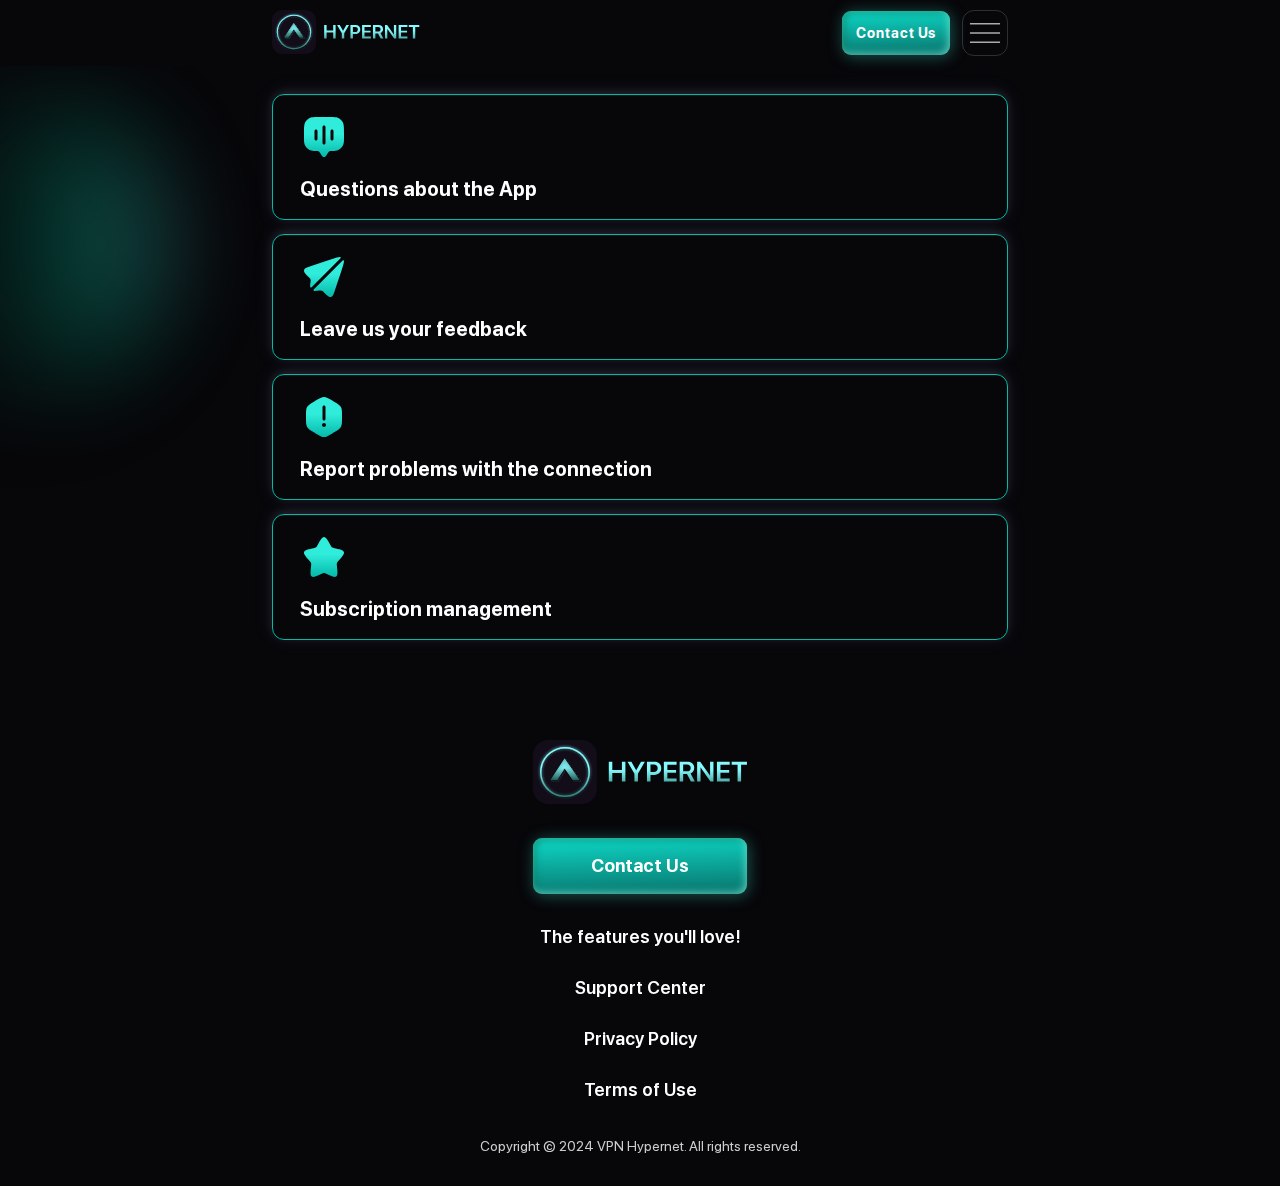
<file: lend/hypernet/contact-us.html>
<!doctype html>
<html lang="en">
<head>
    <meta charset="UTF-8">
    <meta name="viewport"
          content="width=device-width, user-scalable=no, initial-scale=1.0, maximum-scale=1.0, minimum-scale=1.0">
    <meta http-equiv="X-UA-Compatible" content="ie=edge">
    <link rel="stylesheet" href="css/style.css">
    <title>hypernet</title>
</head>
<body>

<header class="header">
    <div class="container">
        <div class="header-content">
            <a href="index.html" class="logo">
                <img src="assets/img/Logo.svg" alt="logo">
            </a>
            <div class="navigation-panel">
                <a href="index.html#form" class="btn-nav primary-btn">
                    Contact Us
                </a>
                <nav class="nav">
                             <span class="nav-cross" id="close-nav">
                                <svg width="32" height="32" viewBox="0 0 32 32" fill="none" xmlns="http://www.w3.org/2000/svg">
<path d="M8 8.00006L25.0323 25.0323" stroke="white" stroke-linejoin="round"/>
<path d="M8 25.0325L25.0323 8.00027" stroke="white" stroke-linejoin="round"/>
</svg>
                            </span>
                    <div class="nav-inner">
                        <a href="index.html#form" class="primary-btn">
                            Contact Us
                        </a>
                        <ul class="nav-list">
                            <li class="nav-list__el"><a href="index.html#features">The features you'll love!</a></li>
                            <li class="nav-list__el"><a href="contact-us.html">Support Center</a></li>
                            <li class="nav-list__el"><a href="privacy.html">Privacy Policy</a></li>
                            <li class="nav-list__el"><a href="terms.html">Terms of Use</a></li>
                        </ul>
                    </div>
                </nav>
                <div class="burger" id="burger">
                    <svg width="44" height="44" viewBox="0 0 44 44" fill="none" xmlns="http://www.w3.org/2000/svg">
                        <path d="M36.6666 12.8333L7.33329 12.8333" stroke="white" stroke-linecap="round"/>
                        <path d="M36.6666 22L7.33329 22" stroke="white" stroke-linecap="round"/>
                        <path d="M36.6666 31.1667L7.33329 31.1667" stroke="white" stroke-linecap="round"/>
                    </svg>
                </div>
            </div>
        </div>
    </div>
</header>
<div class="wrapper">
    <section class="questions-block">
        <div class="container">
            <div class="questions-list">
                <a href="questions/1.html" class="questions-list__el">
                    <div class="questions-list__el__i">
                        <svg width="48" height="48" viewBox="0 0 48 48" fill="none" xmlns="http://www.w3.org/2000/svg">
                            <path fill-rule="evenodd" clip-rule="evenodd" d="M26.1733 42.7754L27.2575 40.9437C28.0985 39.5229 28.5189 38.8125 29.1943 38.4197C29.8697 38.0269 30.7201 38.0122 32.4208 37.9829C34.9315 37.9396 36.5062 37.7858 37.8268 37.2388C40.2771 36.2239 42.2239 34.2771 43.2388 31.8268C44 29.9891 44 27.6594 44 23V21C44 14.4531 44 11.1797 42.5264 8.77501C41.7018 7.42946 40.5705 6.29816 39.225 5.4736C36.8203 4 33.5469 4 27 4H21C14.4531 4 11.1797 4 8.77501 5.4736C7.42946 6.29816 6.29816 7.42946 5.4736 8.77501C4 11.1797 4 14.4531 4 21V23C4 27.6594 4 29.9891 4.7612 31.8268C5.77614 34.2771 7.72288 36.2239 10.1732 37.2388C11.4938 37.7858 13.0684 37.9396 15.5792 37.9829C17.2798 38.0122 18.1302 38.0269 18.8056 38.4197C19.481 38.8125 19.9015 39.5229 20.7424 40.9437L21.8266 42.7754C22.7929 44.408 25.207 44.408 26.1733 42.7754ZM24 12.5C24.8284 12.5 25.5 13.1716 25.5 14V30C25.5 30.8284 24.8284 31.5 24 31.5C23.1716 31.5 22.5 30.8284 22.5 30V14C22.5 13.1716 23.1716 12.5 24 12.5ZM17.5 18C17.5 17.1716 16.8284 16.5 16 16.5C15.1716 16.5 14.5 17.1716 14.5 18V26C14.5 26.8284 15.1716 27.5 16 27.5C16.8284 27.5 17.5 26.8284 17.5 26V18ZM32 16.5C32.8284 16.5 33.5 17.1716 33.5 18V26C33.5 26.8284 32.8284 27.5 32 27.5C31.1716 27.5 30.5 26.8284 30.5 26V18C30.5 17.1716 31.1716 16.5 32 16.5Z" fill="url(#paint0_linear_48_2792)"/>
                            <defs>
                                <linearGradient id="paint0_linear_48_2792" x1="24.0833" y1="44.0713" x2="24.1679" y2="4.00018" gradientUnits="userSpaceOnUse">
                                    <stop stop-color="#04B9A9"/>
                                    <stop offset="0.572498" stop-color="#30ECDB"/>
                                </linearGradient>
                            </defs>
                        </svg>
                    </div>
                    <div class="questions-list__el__text">
                        Questions about the App
                    </div>
                </a>
                <a href="questions/2.html" class="questions-list__el">
                    <div class="questions-list__el__i">
                        <svg width="48" height="48" viewBox="0 0 48 48" fill="none" xmlns="http://www.w3.org/2000/svg">
                            <path d="M34.995 36.9702L41.2561 18.1874C42.838 13.442 43.9187 10.1999 43.9956 7.95826C44.0215 7.20317 43.1689 6.95237 42.6347 7.48661L13.7171 36.4042C13.2504 36.8709 13.3614 37.6571 13.9965 37.8368C14.0589 37.8545 14.1218 37.8711 14.1851 37.8866C15.1851 38.1312 16.4916 37.9539 19.1044 37.5993L19.2473 37.5799C19.9838 37.4799 20.3521 37.43 20.7057 37.4513C21.3477 37.49 21.9677 37.6991 22.5019 38.057C22.7962 38.2542 23.0591 38.517 23.5847 39.0425L24.0872 39.545C27.1077 42.5655 28.618 44.0757 30.2202 43.9971C30.6618 43.9754 31.0958 43.8729 31.5005 43.6948C32.9687 43.0487 33.6441 41.0225 34.995 36.9702Z" fill="url(#paint0_linear_48_2794)"/>
                            <path d="M29.812 6.74376L11.1495 12.9643C6.98589 14.3522 4.90407 15.0461 4.27216 16.5727C4.12364 16.9315 4.03384 17.3119 4.00621 17.6992C3.88866 19.3473 5.44036 20.8989 8.54376 24.0022L9.10901 24.5674C9.61841 25.0768 9.87311 25.3315 10.0656 25.615C10.4454 26.1742 10.6609 26.8285 10.6879 27.5039C10.7015 27.8463 10.6481 28.2025 10.5411 28.9149C10.1498 31.5224 9.95407 32.8262 10.1846 33.8294C10.1926 33.8644 10.201 33.8992 10.2097 33.9339C10.3726 34.5839 11.171 34.7076 11.6448 34.2338L40.5134 5.3653C41.0476 4.83106 40.7968 3.97848 40.0417 4.00436C37.8 4.0812 34.5577 5.16193 29.812 6.74376Z" fill="url(#paint1_linear_48_2794)"/>
                            <defs>
                                <linearGradient id="paint0_linear_48_2794" x1="24.0814" y1="44.0714" x2="24.1659" y2="4.00397" gradientUnits="userSpaceOnUse">
                                    <stop stop-color="#04B9A9"/>
                                    <stop offset="0.572498" stop-color="#30ECDB"/>
                                </linearGradient>
                                <linearGradient id="paint1_linear_48_2794" x1="24.0814" y1="44.0714" x2="24.1659" y2="4.00397" gradientUnits="userSpaceOnUse">
                                    <stop stop-color="#04B9A9"/>
                                    <stop offset="0.572498" stop-color="#30ECDB"/>
                                </linearGradient>
                            </defs>
                        </svg>
                    </div>
                    <div class="questions-list__el__text">
                        Leave us your feedback
                    </div>
                </a>
                <a href="questions/3.html" class="questions-list__el">
                    <div class="questions-list__el__i">
                        <svg width="48" height="48" viewBox="0 0 48 48" fill="none" xmlns="http://www.w3.org/2000/svg">
                            <path fill-rule="evenodd" clip-rule="evenodd" d="M15.6862 7.60423C19.7436 5.20141 21.7723 4 24 4C26.2277 4 28.2564 5.20141 32.3138 7.60423L33.6862 8.41691C37.7436 10.8197 39.7723 12.0211 40.8862 14C42 15.9789 42 18.3817 42 23.1873V24.8127C42 29.6183 42 32.0211 40.8862 34C39.7723 35.9789 37.7436 37.1803 33.6862 39.5831L32.3138 40.3958C28.2564 42.7986 26.2277 44 24 44C21.7723 44 19.7436 42.7986 15.6862 40.3958L14.3138 39.5831C10.2564 37.1803 8.22769 35.9789 7.11384 34C6 32.0211 6 29.6183 6 24.8127V23.1873C6 18.3817 6 15.9789 7.11384 14C8.22769 12.0211 10.2564 10.8197 14.3138 8.41691L15.6862 7.60423ZM26 32C26 33.1046 25.1046 34 24 34C22.8954 34 22 33.1046 22 32C22 30.8954 22.8954 30 24 30C25.1046 30 26 30.8954 26 32ZM24 12.5C24.8284 12.5 25.5 13.1716 25.5 14V26C25.5 26.8284 24.8284 27.5 24 27.5C23.1716 27.5 22.5 26.8284 22.5 26V14C22.5 13.1716 23.1716 12.5 24 12.5Z" fill="url(#paint0_linear_48_2796)"/>
                            <defs>
                                <linearGradient id="paint0_linear_48_2796" x1="24.075" y1="44.0715" x2="24.1689" y2="4.00022" gradientUnits="userSpaceOnUse">
                                    <stop stop-color="#04B9A9"/>
                                    <stop offset="0.572498" stop-color="#30ECDB"/>
                                </linearGradient>
                            </defs>
                        </svg>
                    </div>
                    <div class="questions-list__el__text">
                        Report problems with the connection
                    </div>
                </a>
                <a href="questions/4.html" class="questions-list__el">
                    <div class="questions-list__el__i">
                        <svg width="48" height="48" viewBox="0 0 48 48" fill="none" xmlns="http://www.w3.org/2000/svg">
                            <path d="M18.3063 10.8168C20.8396 6.27225 22.1063 4 24 4C25.8937 4 27.1604 6.27225 29.6937 10.8167L30.3491 11.9925C31.069 13.2839 31.4289 13.9296 31.9901 14.3556C32.5513 14.7817 33.2503 14.9398 34.6482 15.2561L35.9209 15.5441C40.8403 16.6571 43.3 17.2136 43.8852 19.0955C44.4704 20.9773 42.7935 22.9381 39.4398 26.8598L38.5722 27.8744C37.6191 28.9889 37.1426 29.5461 36.9283 30.2354C36.7139 30.9248 36.7859 31.6682 36.93 33.1551L37.0612 34.5088C37.5682 39.7412 37.8218 42.3574 36.2897 43.5204C34.7576 44.6835 32.4547 43.6231 27.8487 41.5023L26.657 40.9537C25.3481 40.351 24.6937 40.0497 24 40.0497C23.3063 40.0497 22.6519 40.351 21.343 40.9537L20.1513 41.5023C15.5454 43.6231 13.2424 44.6835 11.7103 43.5204C10.1782 42.3574 10.4318 39.7412 10.9388 34.5088L11.07 33.1551C11.2141 31.6682 11.2861 30.9248 11.0717 30.2354C10.8574 29.5461 10.3809 28.9889 9.42784 27.8744L8.56019 26.8599C5.2065 22.9381 3.52965 20.9773 4.11484 19.0955C4.70003 17.2136 7.15971 16.6571 12.0791 15.5441L13.3518 15.2561C14.7497 14.9398 15.4487 14.7817 16.0099 14.3556C16.5711 13.9296 16.9311 13.2839 17.6509 11.9925L18.3063 10.8168Z" fill="url(#paint0_linear_48_2798)"/>
                            <defs>
                                <linearGradient id="paint0_linear_48_2798" x1="24.0833" y1="44.0715" x2="24.1679" y2="4.00018" gradientUnits="userSpaceOnUse">
                                    <stop stop-color="#04B9A9"/>
                                    <stop offset="0.572498" stop-color="#30ECDB"/>
                                </linearGradient>
                            </defs>
                        </svg>

                    </div>
                    <div class="questions-list__el__text">
                        Subscription management
                    </div>
                </a>
            </div>
        </div>
    </section>
    <footer class="footer">
        <div class="container">
            <div class="footer-content">
                <a href="index.html" class="logo logo-footer">
                    <img src="assets/img/Logo.svg" alt="logo">
                </a>
                <a href="index.html#form" class="footer-btn primary-btn">
                    Contact Us
                </a>
                <nav class="footer-nav">
                    <ul class="nav-list">
                        <li class="nav-list__el"><a href="index.html#features">The features you'll love!</a></li>
                        <li class="nav-list__el"><a href="contact-us.html">Support Center</a></li>
                        <li class="nav-list__el"><a href="privacy.html">Privacy Policy</a></li>
                        <li class="nav-list__el"><a href="terms.html">Terms of Use</a></li>
                    </ul>
                </nav>
            </div>
            <div class="copy-text">
                Copyright © 2024 VPN Hypernet. All rights reserved.
            </div>
        </div>
    </footer>
</div>


<script
        src="https://code.jquery.com/jquery-3.7.1.js"
        integrity="sha256-eKhayi8LEQwp4NKxN+CfCh+3qOVUtJn3QNZ0TciWLP4="
        crossorigin="anonymous">

</script>
<script src="https://web3forms.com/client/script.js" async defer></script>
<script src="js/main.js"></script>
</body>
</html>
</file>
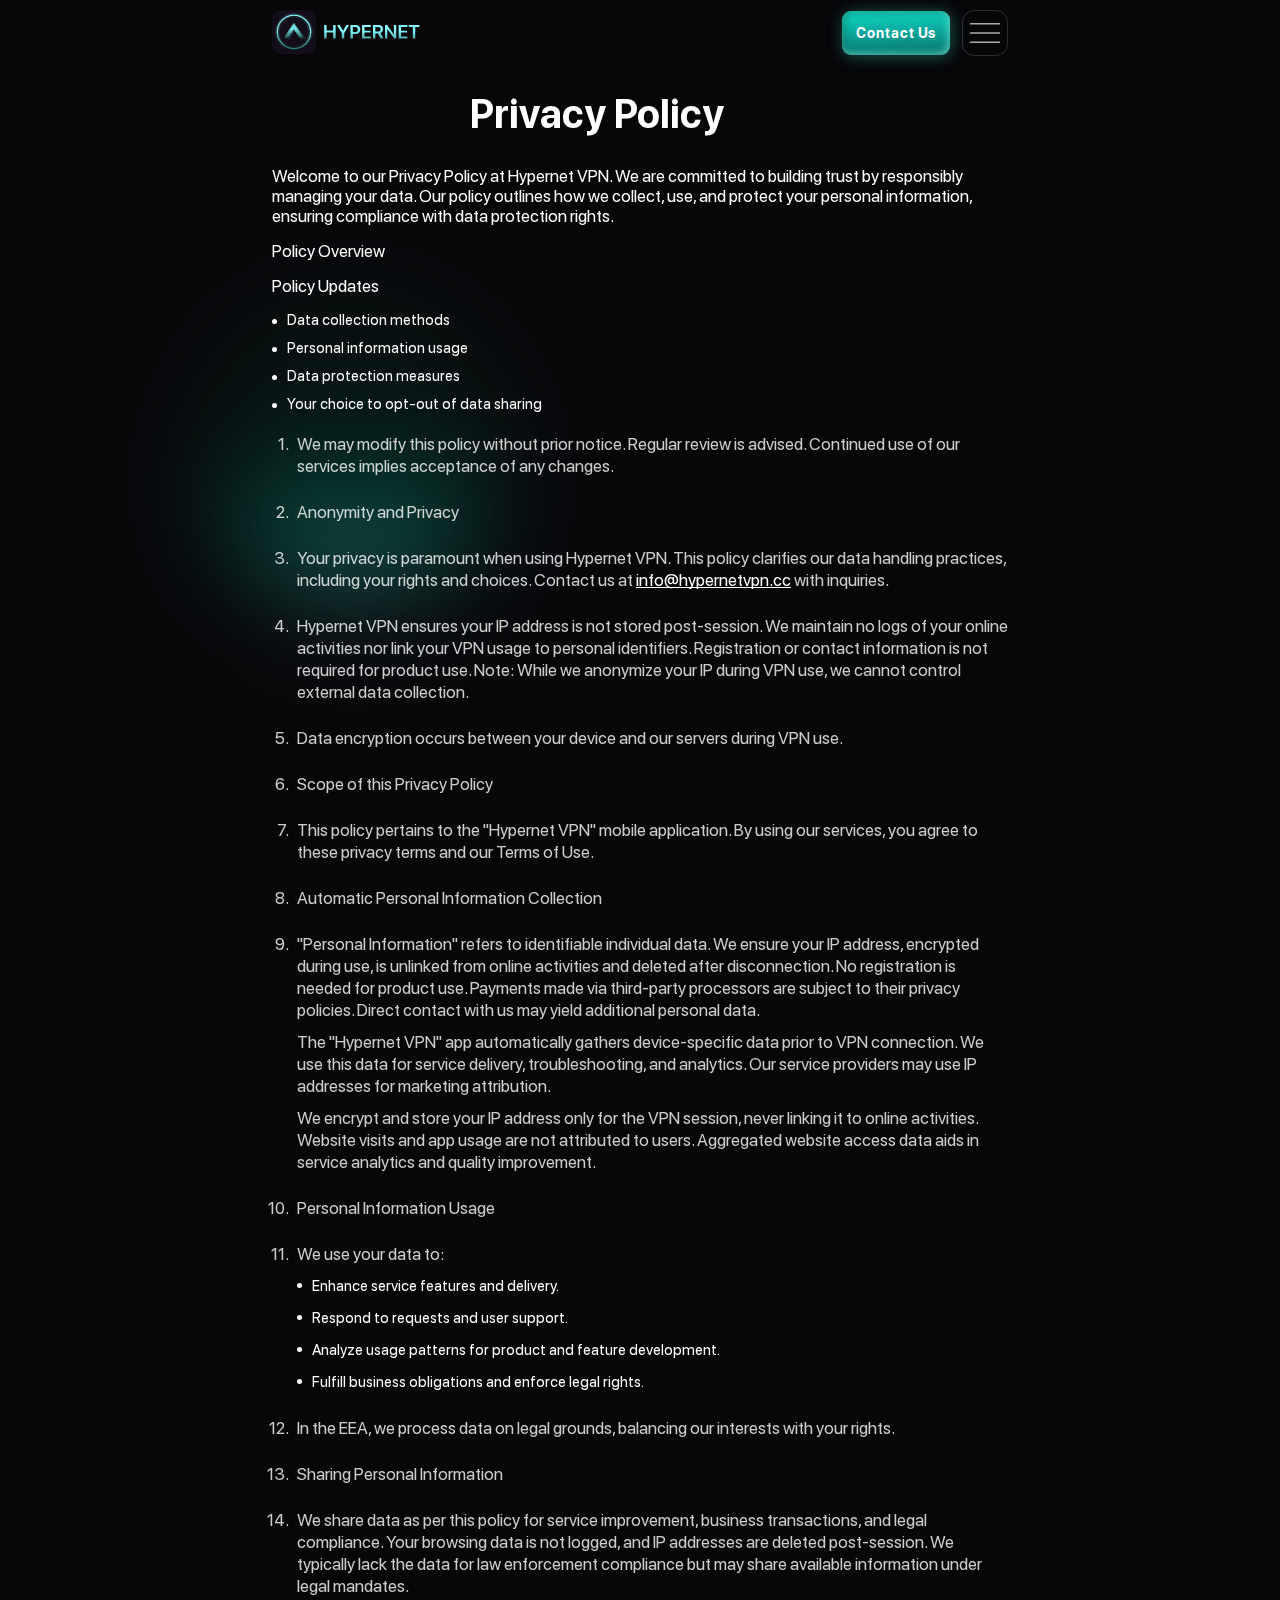
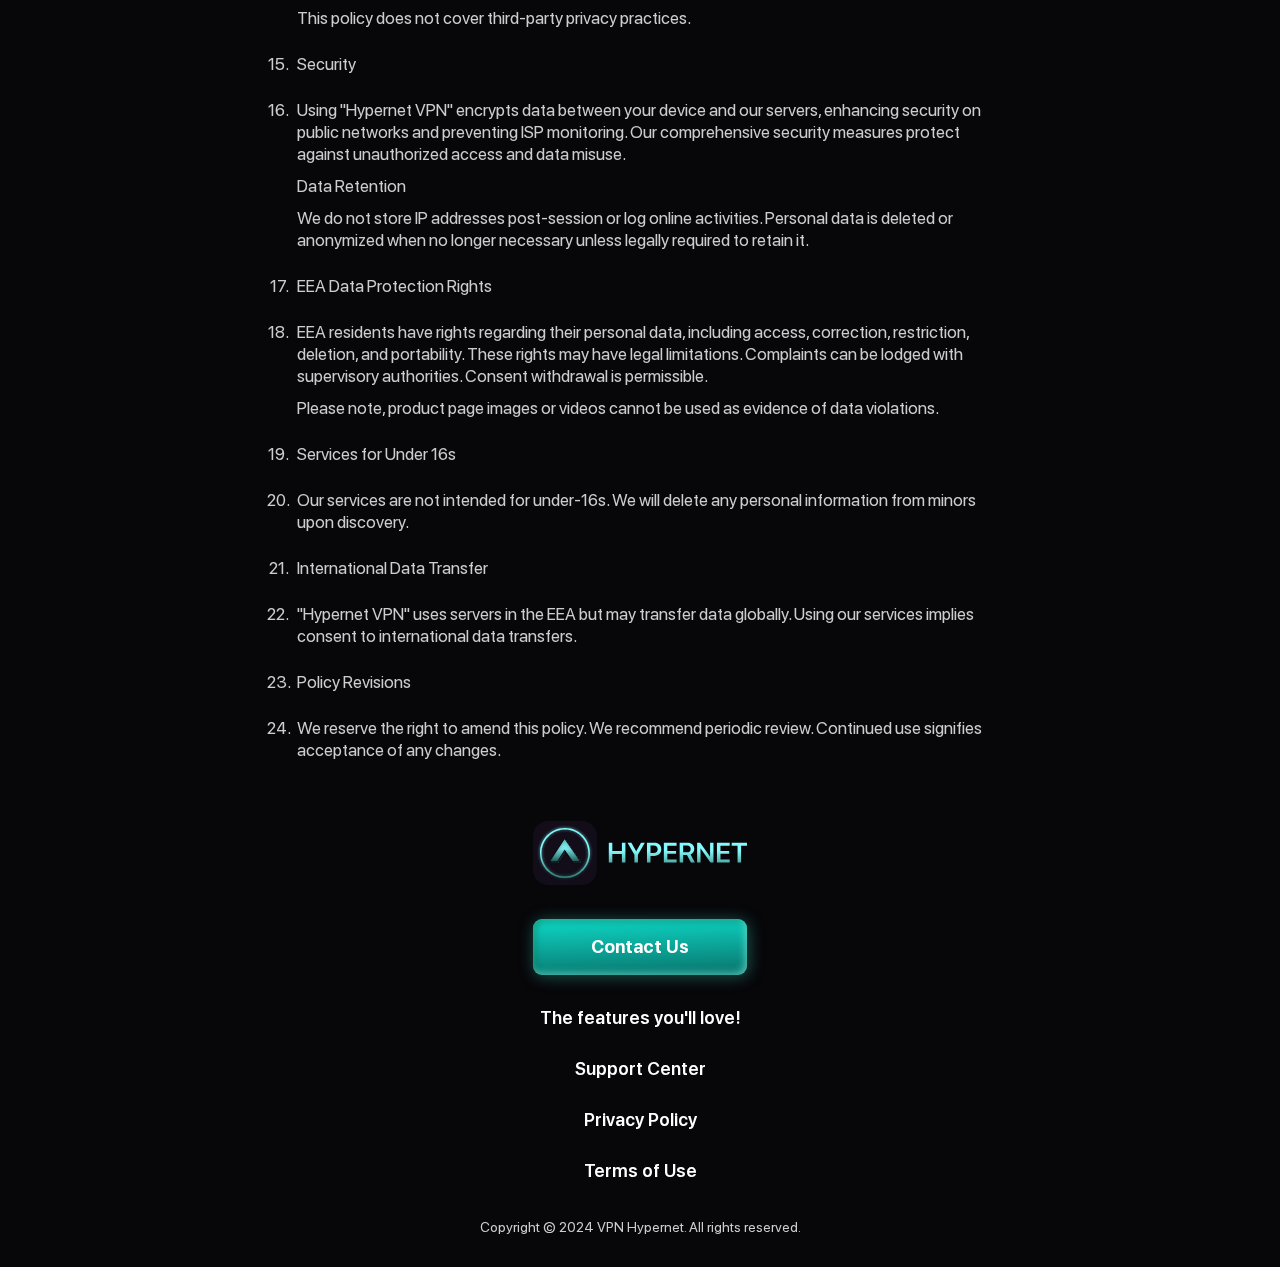
<file: lend/hypernet/privacy.html>
<!doctype html>
<html lang="en">
<head>
    <meta charset="UTF-8">
    <meta name="viewport"
          content="width=device-width, user-scalable=no, initial-scale=1.0, maximum-scale=1.0, minimum-scale=1.0">
    <meta http-equiv="X-UA-Compatible" content="ie=edge">
    <link rel="stylesheet" href="css/style.css">
    <title>PrivacyPolicy | hypernet</title>
</head>
<body>

<header class="header">
    <div class="container">
        <div class="header-content">
            <a href="index.html" class="logo">
                <img src="assets/img/Logo.svg" alt="logo">
            </a>
            <div class="navigation-panel">
                <a href="index.html#form" class="btn-nav primary-btn">
                    Contact Us
                </a>
                <nav class="nav">
                             <span class="nav-cross" id="close-nav">
                                <svg width="32" height="32" viewBox="0 0 32 32" fill="none" xmlns="http://www.w3.org/2000/svg">
<path d="M8 8.00006L25.0323 25.0323" stroke="white" stroke-linejoin="round"/>
<path d="M8 25.0325L25.0323 8.00027" stroke="white" stroke-linejoin="round"/>
</svg>
                            </span>
                    <div class="nav-inner">
                        <a href="index.html#form" class="primary-btn">
                            Contact Us
                        </a>
                        <ul class="nav-list">
                            <li class="nav-list__el"><a href="index.html#features">The features you'll love!</a></li>
                            <li class="nav-list__el"><a href="contact-us.html">Support Center</a></li>
                            <li class="nav-list__el"><a href="privacy.html">Privacy Policy</a></li>
                            <li class="nav-list__el"><a href="terms.html">Terms of Use</a></li>
                        </ul>
                    </div>
                </nav>
                <div class="burger" id="burger">
                    <svg width="44" height="44" viewBox="0 0 44 44" fill="none" xmlns="http://www.w3.org/2000/svg">
                        <path d="M36.6666 12.8333L7.33329 12.8333" stroke="white" stroke-linecap="round"/>
                        <path d="M36.6666 22L7.33329 22" stroke="white" stroke-linecap="round"/>
                        <path d="M36.6666 31.1667L7.33329 31.1667" stroke="white" stroke-linecap="round"/>
                    </svg>
                </div>
            </div>
        </div>
    </div>
</header>
<div class="wrapper info-page">
    <section class="info">
        <h2 class="section-title section-title--info">
            Privacy Policy
        </h2>
        <div class="container">
            <p class="info-page__text">
                Welcome to our Privacy Policy at Hypernet VPN. We are committed to building trust by responsibly managing your data. Our policy outlines how we collect, use, and protect your personal information, ensuring compliance with data protection rights.
            </p>
            <p class="info-page__text">
                Policy Overview
            </p>
            <p class="info-page__text">Policy Updates</p>
            <ul class="info-sublist">
                <li class="info-sublist__el">Data collection methods</li>
                <li class="info-sublist__el">Personal information usage</li>
                <li class="info-sublist__el">Data protection measures</li>
                <li class="info-sublist__el">Your choice to opt-out of data sharing</li>
            </ul>
            <ul class="info-list info-list--page">
                <li class="info-list__item">
                    <p>We may modify this policy without prior notice. Regular review is advised. Continued use of our services implies acceptance of any changes.</p>
                </li>
                <li class="info-list__item">
                    <p>
                        Anonymity and Privacy
                    </p>
                </li>
                <li class="info-list__item">
                    <p>
                        Your privacy is paramount when using Hypernet VPN. This policy clarifies our data handling
                        practices, including your rights and choices. Contact us at <a href="info@hypernetvpn.cc">info@hypernetvpn.cc</a> with inquiries.
                    </p>
                </li>
                <li class="info-list__item">
                    <p>
                        Hypernet VPN ensures your IP address is not stored post-session. We maintain no logs of your
                        online activities nor link your VPN usage to personal identifiers. Registration or contact
                        information is not required for product use. Note: While we anonymize your IP during VPN use,
                        we cannot control external data collection.
                    </p>
                </li>
                <li class="info-list__item">
                    <p>
                        Data encryption occurs between your device and our servers during VPN use.
                    </p>
                </li>
                <li class="info-list__item">
                    <p>
                        Scope of this Privacy Policy
                    </p>
                </li>
                <li class="info-list__item">
                    <p>
                        This policy pertains to the "Hypernet VPN" mobile application. By using our services, you agree to these privacy terms and our Terms of Use.
                    </p>
                </li>
                <li class="info-list__item">
                    <p>
                        Automatic Personal Information Collection
                    </p>
                </li>
                <li class="info-list__item">
                    <p>
                        "Personal Information" refers to identifiable individual data. We ensure your IP address, encrypted during use, is unlinked from online activities and deleted after disconnection. No registration is needed for product use. Payments made via third-party processors are subject to their privacy policies. Direct contact with us may yield additional personal data.
                    </p>
                    <p>
                        The "Hypernet VPN" app automatically gathers device-specific data prior to VPN connection. We use this data for service delivery, troubleshooting, and analytics. Our service providers may use IP addresses for marketing attribution.

                    </p>
                    <p>
                        We encrypt and store your IP address only for the VPN session, never linking it to online activities. Website visits and app usage are not attributed to users. Aggregated website access data aids in service analytics and quality improvement.
                    </p>
                </li>
                <li class="info-list__item">
                    <p>
                        Personal Information Usage
                    </p>
                </li>
                <li class="info-list__item">
                    <p>
                        We use your data to:
                    </p>
                    <ul class="info-sublist">
                        <li class="info-sublist__el">Enhance service features and delivery.</li>
                        <li class="info-sublist__el">Respond to requests and user support.</li>
                        <li class="info-sublist__el">Analyze usage patterns for product and feature development.</li>
                        <li class="info-sublist__el">Fulfill business obligations and enforce legal rights.</li>
                    </ul>
                </li>
                <li class="info-list__item">
                    <p>
                        In the EEA, we process data on legal grounds, balancing our interests with your rights.
                    </p>
                </li>
                <li class="info-list__item">
                    <p>
                        Sharing Personal Information
                    </p>
                </li>
                <li class="info-list__item">
                    <p>
                        We share data as per this policy for service improvement, business transactions, and legal compliance. Your browsing data is not logged, and IP addresses are deleted post-session. We typically lack the data for law enforcement compliance but may share available information under legal mandates.
                    </p>
                    <p>This policy does not cover third-party privacy practices.</p>
                </li>
                <li class="info-list__item">
                    <p>
                        Security
                    </p>
                </li>
                <li class="info-list__item">
                    <p>
                        Using "Hypernet VPN" encrypts data between your device and our servers, enhancing security on public networks and preventing ISP monitoring. Our comprehensive security measures protect against unauthorized access and data misuse.
                    </p>
                    <p>
                        Data Retention
                    </p>
                    <p>
                        We do not store IP addresses post-session or log online activities. Personal data is deleted or anonymized when no longer necessary unless legally required to retain it.
                    </p>
                </li>
                <li class="info-list__item">
                    <p>
                        EEA Data Protection Rights
                    </p>
                </li>
                <li class="info-list__item">
                    <p>
                        EEA residents have rights regarding their personal data, including access, correction, restriction, deletion, and portability. These rights may have legal limitations. Complaints can be lodged with supervisory authorities. Consent withdrawal is permissible.
                    </p>
                    <p>
                        Please note, product page images or videos cannot be used as evidence of data violations.
                    </p>
                </li>
                <li class="info-list__item">
                    <p>
                        Services for Under 16s
                    </p>
                </li>
                <li class="info-list__item">
                    <p>
                        Our services are not intended for under-16s. We will delete any personal information from minors upon discovery.
                    </p>
                </li>
                <li class="info-list__item">
                    <p>
                        International Data Transfer
                    </p>
                </li>
                <li class="info-list__item">
                    <p>
                        "Hypernet VPN" uses servers in the EEA but may transfer data globally. Using our services implies consent to international data transfers.
                    </p>
                </li>
                <li class="info-list__item">
                    <p>
                        Policy Revisions
                    </p>
                </li>
                <li class="info-list__item">
                    <p>
                        We reserve the right to amend this policy. We recommend periodic review. Continued use signifies acceptance of any changes.
                    </p>
                </li>
            </ul>
        </div>
    </section>
    <footer class="footer">
        <div class="container">
            <div class="footer-content">
                <a href="index.html" class="logo logo-footer">
                    <img src="assets/img/Logo.svg" alt="logo">
                </a>
                <a href="index.html#form" class="footer-btn primary-btn">
                    Contact Us
                </a>
                <nav class="footer-nav">
                    <ul class="nav-list">
                        <li class="nav-list__el"><a href="index.html#features">The features you'll love!</a></li>
                        <li class="nav-list__el"><a href="contact-us.html">Support Center</a></li>
                        <li class="nav-list__el"><a href="privacy.html">Privacy Policy</a></li>
                        <li class="nav-list__el"><a href="terms.html">Terms of Use</a></li>
                    </ul>
                </nav>
            </div>
            <div class="copy-text">
                Copyright © 2024 VPN Hypernet. All rights reserved.
            </div>
        </div>
    </footer>
</div>


<script
        src="https://code.jquery.com/jquery-3.7.1.js"
        integrity="sha256-eKhayi8LEQwp4NKxN+CfCh+3qOVUtJn3QNZ0TciWLP4="
        crossorigin="anonymous">

</script>
<script src="https://web3forms.com/client/script.js" async defer></script>
<script src="js/main.js"></script>
</body>
</html>
</file>
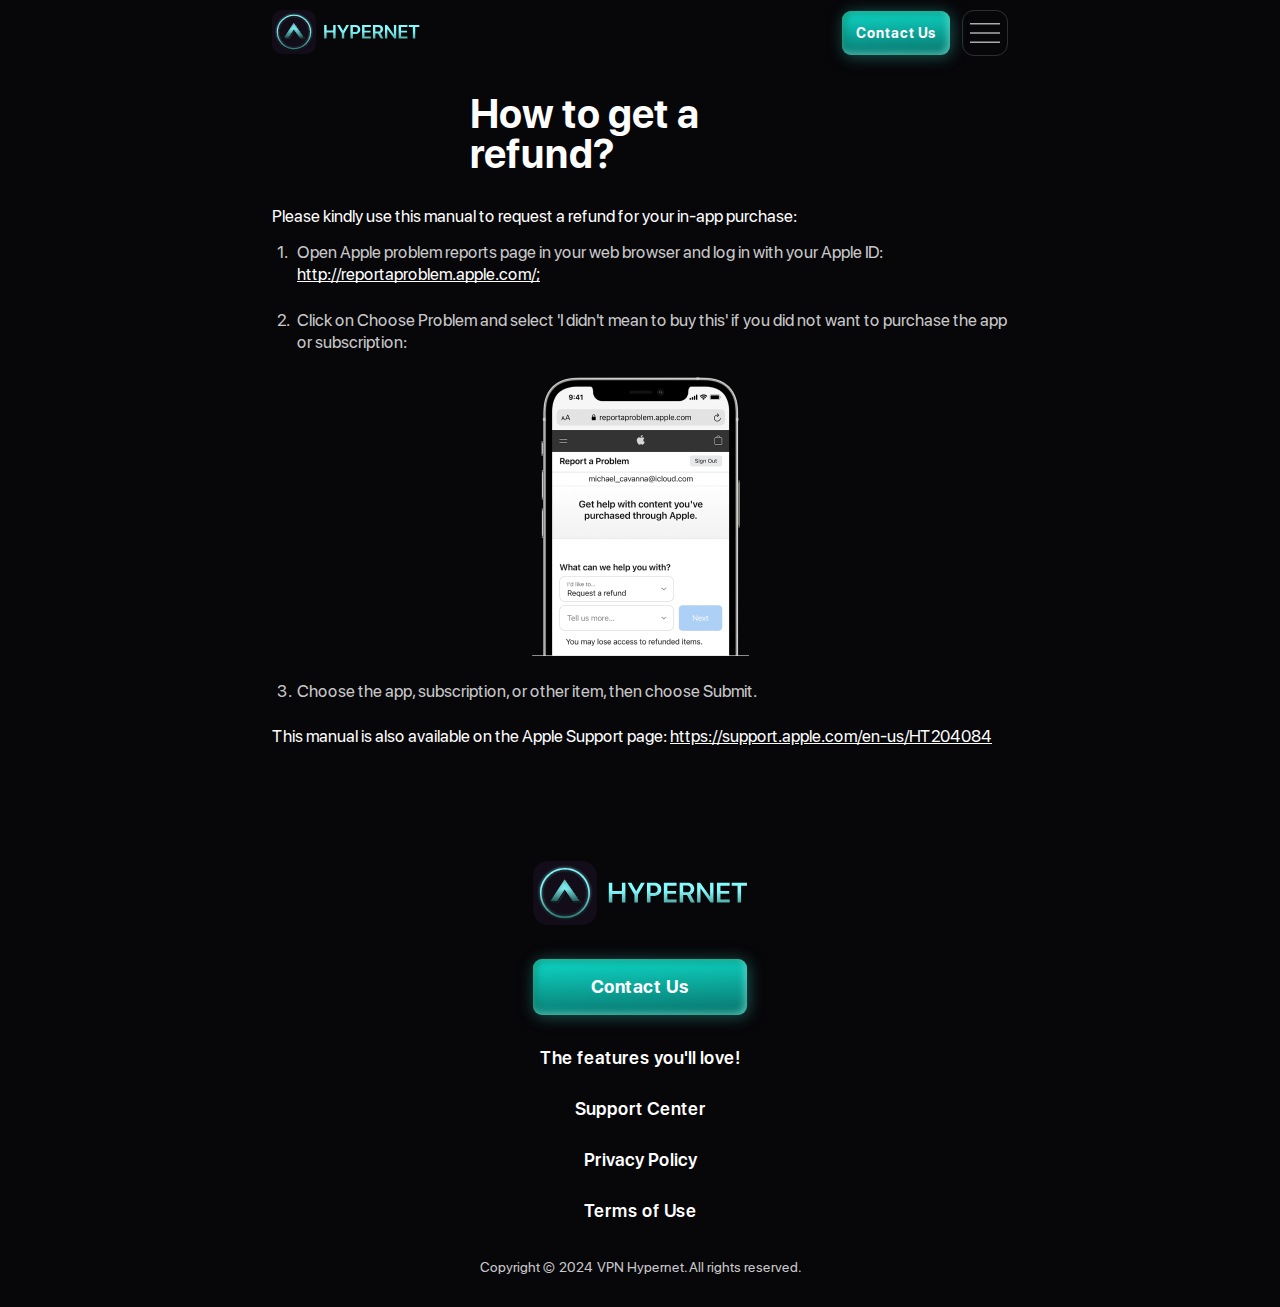
<file: lend/hypernet/refunds.html>
<!doctype html>
<html lang="en">
<head>
    <meta charset="UTF-8">
    <meta name="viewport"
          content="width=device-width, user-scalable=no, initial-scale=1.0, maximum-scale=1.0, minimum-scale=1.0">
    <meta http-equiv="X-UA-Compatible" content="ie=edge">
    <link rel="stylesheet" href="css/style.css">
    <title>hypernet</title>
</head>
<body>

<header class="header">
    <div class="container">
        <div class="header-content">
            <a href="index.html" class="logo">
                <img src="assets/img/Logo.svg" alt="logo">
            </a>
            <div class="navigation-panel">
                <a href="index.html#form" class="btn-nav primary-btn">
                    Contact Us
                </a>
                <nav class="nav">
                             <span class="nav-cross" id="close-nav">
                                <svg width="32" height="32" viewBox="0 0 32 32" fill="none" xmlns="http://www.w3.org/2000/svg">
<path d="M8 8.00006L25.0323 25.0323" stroke="white" stroke-linejoin="round"/>
<path d="M8 25.0325L25.0323 8.00027" stroke="white" stroke-linejoin="round"/>
</svg>
                            </span>
                    <div class="nav-inner">
                        <a href="index.html#form" class="primary-btn">
                            Contact Us
                        </a>
                        <ul class="nav-list">
                            <li class="nav-list__el"><a href="index.html#features">The features you'll love!</a></li>
                            <li class="nav-list__el"><a href="contact-us.html">Support Center</a></li>
                            <li class="nav-list__el"><a href="privacy.html">Privacy Policy</a></li>
                            <li class="nav-list__el"><a href="terms.html">Terms of Use</a></li>
                        </ul>
                    </div>
                </nav>
                <div class="burger" id="burger">
                    <svg width="44" height="44" viewBox="0 0 44 44" fill="none" xmlns="http://www.w3.org/2000/svg">
                        <path d="M36.6666 12.8333L7.33329 12.8333" stroke="white" stroke-linecap="round"/>
                        <path d="M36.6666 22L7.33329 22" stroke="white" stroke-linecap="round"/>
                        <path d="M36.6666 31.1667L7.33329 31.1667" stroke="white" stroke-linecap="round"/>
                    </svg>
                </div>
            </div>
        </div>
    </div>
</header>
<div class="wrapper">
    <section class="refund">
        <div class="container">
            <div class="refund-content">
                <h2 class="section-title section-title--info">
                    How to get a refund?
                </h2>
                <p class="info-page__text">
                    Please kindly use this manual to request a refund for your in-app purchase:
                </p>
                <ul class="info-list">
                    <li class="info-list__item">
                        <p>
                            Open Apple problem reports page in your web browser and log in with your Apple ID:
                            <a href="http://reportaproblem.apple.com">http://reportaproblem.apple.com/;</a>
                        </p>
                    </li>
                    <li class="info-list__item">
                        <p>
                            Click on Choose Problem and select 'I didn't mean to buy this' if you did not want to purchase the app or subscription:                                        </p>
                        <img src="assets/img/faq-phone.png" alt="img">
                    </li>
                    <li class="info-list__item">
                        <p>
                            Choose the app, subscription, or other item, then choose Submit.
                        </p>
                    </li>
                </ul>

                <p class="refund-text info-page__text">
                    This manual is also available on the Apple Support page:
                    <a href="https://support.apple.com/en-us/HT204084">https://support.apple.com/en-us/HT204084</a>
                </p>
            </div>
        </div>
    </section>
    <footer class="footer">
        <div class="container">
            <div class="footer-content">
                <a href="index.html" class="logo logo-footer">
                    <img src="assets/img/Logo.svg" alt="logo">
                </a>
                <a href="index.html#form" class="footer-btn primary-btn">
                    Contact Us
                </a>
                <nav class="footer-nav">
                    <ul class="nav-list">
                        <li class="nav-list__el"><a href="index.html#features">The features you'll love!</a></li>
                        <li class="nav-list__el"><a href="contact-us.html">Support Center</a></li>
                        <li class="nav-list__el"><a href="privacy.html">Privacy Policy</a></li>
                        <li class="nav-list__el"><a href="terms.html">Terms of Use</a></li>
                    </ul>
                </nav>
            </div>
            <div class="copy-text">
                Copyright © 2024 VPN Hypernet. All rights reserved.
            </div>
        </div>
    </footer>
</div>


<script
        src="https://code.jquery.com/jquery-3.7.1.js"
        integrity="sha256-eKhayi8LEQwp4NKxN+CfCh+3qOVUtJn3QNZ0TciWLP4="
        crossorigin="anonymous">

</script>
<script src="https://web3forms.com/client/script.js" async defer></script>
<script src="js/main.js"></script>
</body>
</html>
</file>
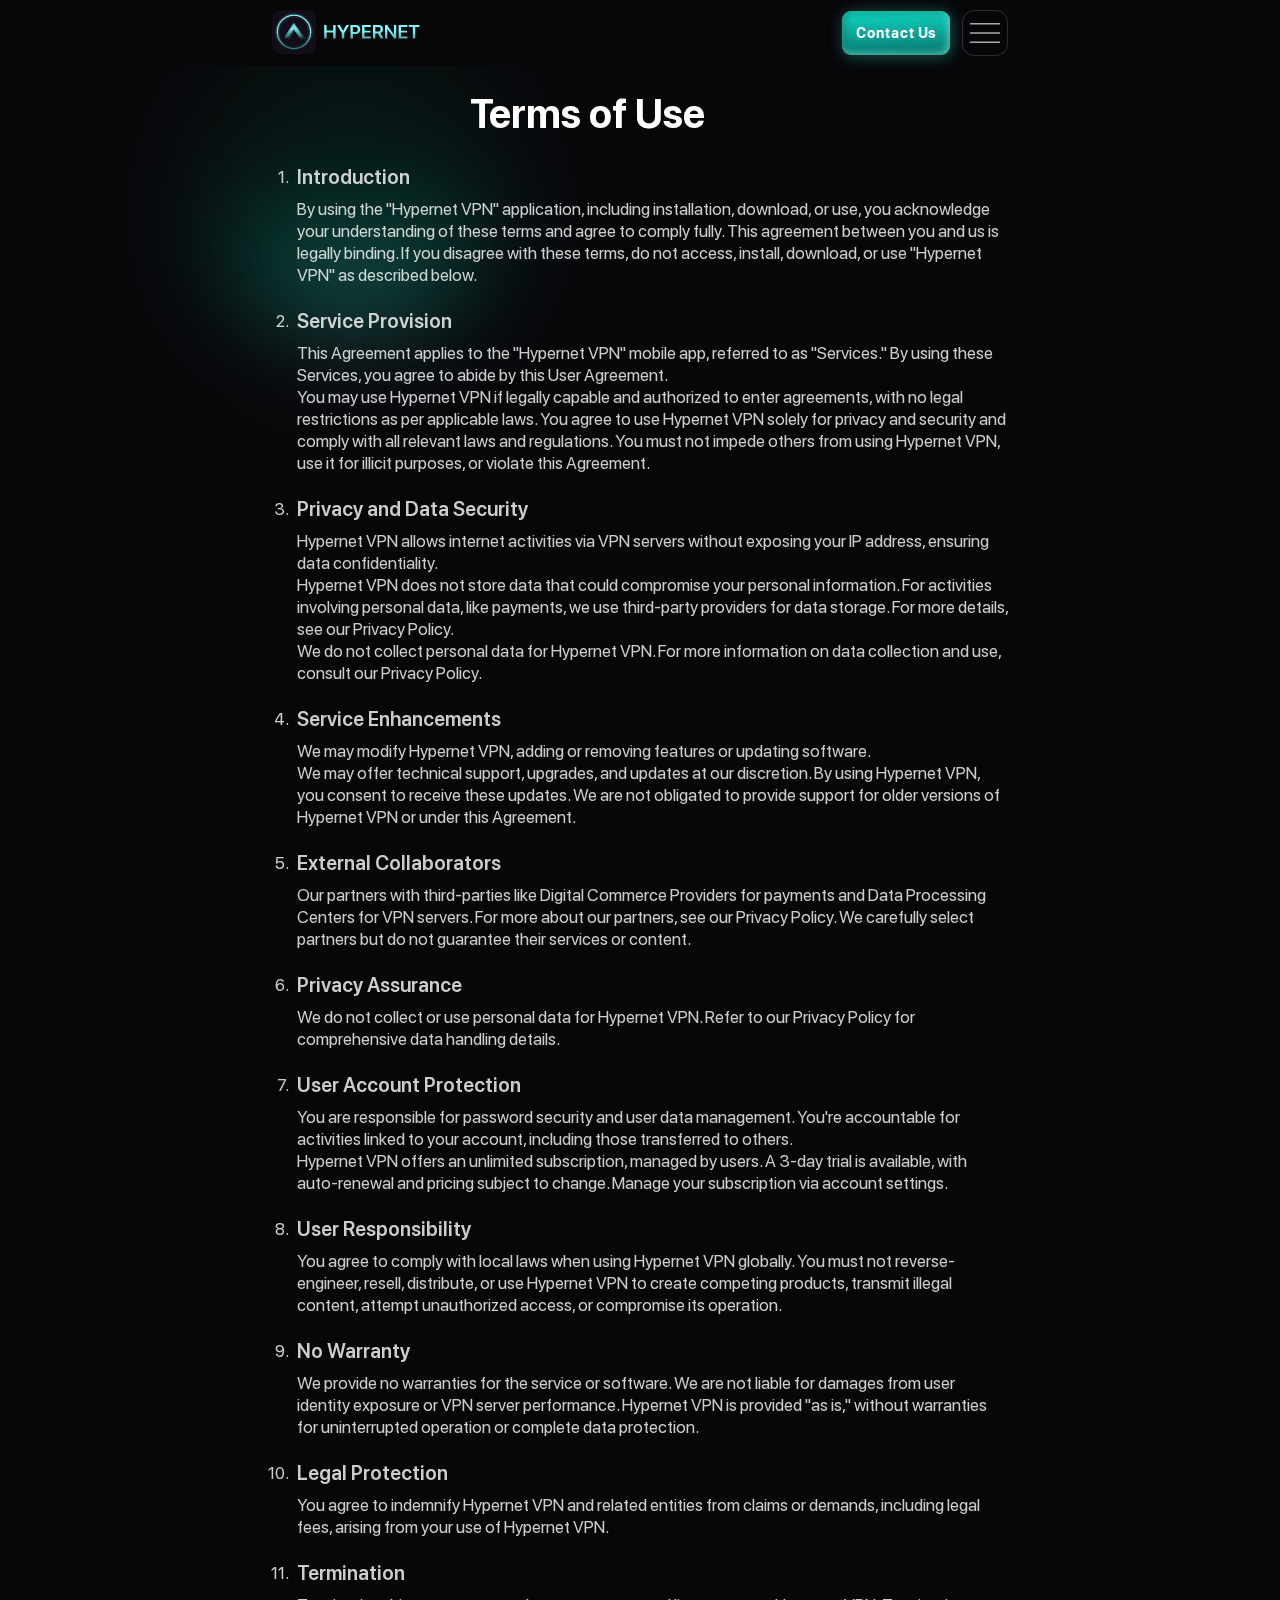
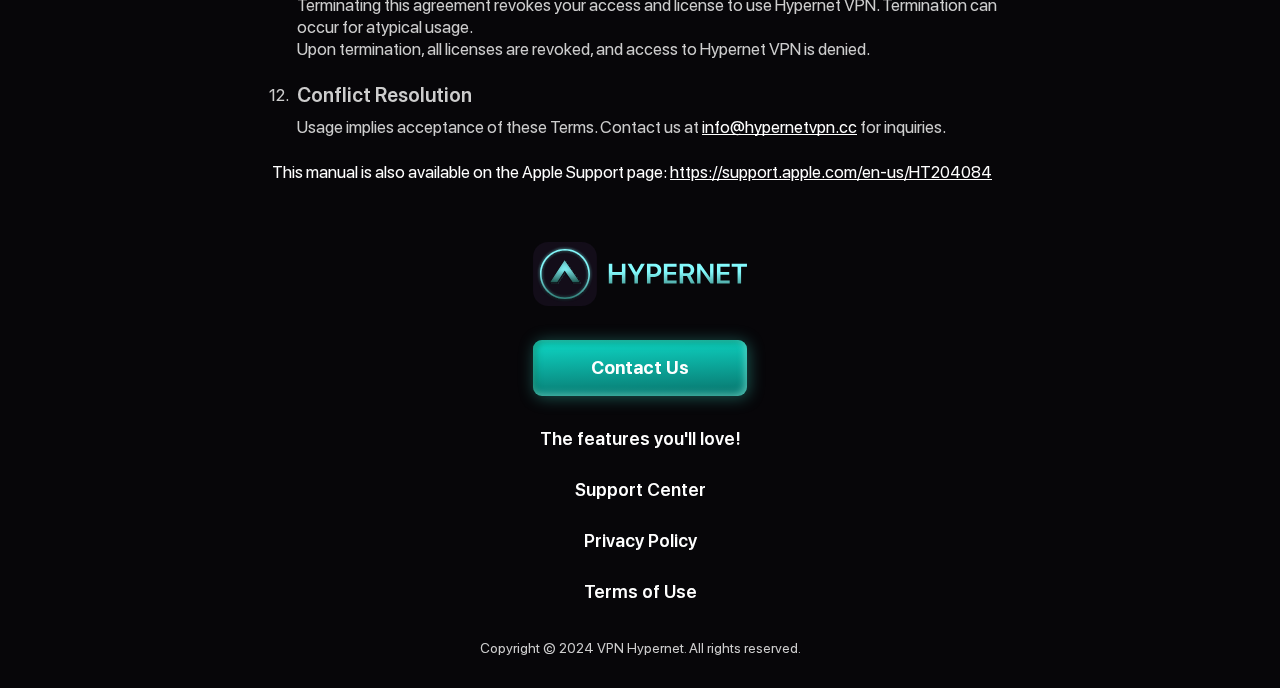
<file: lend/hypernet/terms.html>
<!doctype html>
<html lang="en">
<head>
    <meta charset="UTF-8">
    <meta name="viewport"
          content="width=device-width, user-scalable=no, initial-scale=1.0, maximum-scale=1.0, minimum-scale=1.0">
    <meta http-equiv="X-UA-Compatible" content="ie=edge">
    <link rel="stylesheet" href="css/style.css">
    <title>hypernet</title>
</head>
<body>

<header class="header">
    <div class="container">
        <div class="header-content">
            <a href="index.html" class="logo">
                <img src="assets/img/Logo.svg" alt="logo">
            </a>
            <div class="navigation-panel">
                <a href="index.html#form" class="btn-nav primary-btn">
                    Contact Us
                </a>
                <nav class="nav">
                             <span class="nav-cross" id="close-nav">
                                <svg width="32" height="32" viewBox="0 0 32 32" fill="none" xmlns="http://www.w3.org/2000/svg">
<path d="M8 8.00006L25.0323 25.0323" stroke="white" stroke-linejoin="round"/>
<path d="M8 25.0325L25.0323 8.00027" stroke="white" stroke-linejoin="round"/>
</svg>
                            </span>
                    <div class="nav-inner">
                        <a href="index.html#form" class="primary-btn">
                            Contact Us
                        </a>
                        <ul class="nav-list">
                            <li class="nav-list__el"><a href="index.html#features">The features you'll love!</a></li>
                            <li class="nav-list__el"><a href="contact-us.html">Support Center</a></li>
                            <li class="nav-list__el"><a href="privacy.html">Privacy Policy</a></li>
                            <li class="nav-list__el"><a href="terms.html">Terms of Use</a></li>
                        </ul>
                    </div>
                </nav>
                <div class="burger" id="burger">
                    <svg width="44" height="44" viewBox="0 0 44 44" fill="none" xmlns="http://www.w3.org/2000/svg">
                        <path d="M36.6666 12.8333L7.33329 12.8333" stroke="white" stroke-linecap="round"/>
                        <path d="M36.6666 22L7.33329 22" stroke="white" stroke-linecap="round"/>
                        <path d="M36.6666 31.1667L7.33329 31.1667" stroke="white" stroke-linecap="round"/>
                    </svg>
                </div>
            </div>
        </div>
    </div>
</header>
<div class="wrapper info-page">
    <section class="info">
        <h2 class="section-title section-title--info">
            Terms of Use
        </h2>
        <div class="container">
            <ul class="info-list info-list--page info-list--title">
                <li class="info-list__item">
                    <p>
                        Introduction
                    </p>
                    <p>
                        By using the "Hypernet VPN" application, including installation, download, or use, you acknowledge your understanding of these terms and agree to comply fully. This agreement between you and us is legally binding. If you disagree with these terms, do not access, install, download, or use "Hypernet VPN" as described below.
                    </p>
                </li>
                <li class="info-list__item">
                    <p>Service Provision</p>
                    <p>
                        This Agreement applies to the "Hypernet VPN" mobile app, referred to as "Services." By using these Services, you agree to abide by this User Agreement.<br>
                        You may use Hypernet VPN if legally capable and authorized to enter agreements, with no legal restrictions as per applicable laws. You agree to use Hypernet VPN solely for privacy and security and comply with all relevant laws and regulations. You must not impede others from using Hypernet VPN, use it for illicit purposes, or violate this Agreement.
                    </p>
                </li>
                <li class="info-list__item">
                    <p>Privacy and Data Security</p>
                    <p>
                        Hypernet VPN allows internet activities via VPN servers without exposing your IP address, ensuring data confidentiality.<br>
                        Hypernet VPN does not store data that could compromise your personal information. For activities involving personal data, like payments, we use third-party providers for data storage. For more details, see our Privacy Policy.<br>
                        We do not collect personal data for Hypernet VPN. For more information on data collection and use, consult our Privacy Policy.
                    </p>
                </li>
                <li class="info-list__item">
                    <p>
                        Service Enhancements
                    </p>
                    <p>
                        We may modify Hypernet VPN, adding or removing features or updating software.<br>

                        We may offer technical support, upgrades, and updates at our discretion. By using Hypernet VPN, you consent to receive these updates. We are not obligated to provide support for older versions of Hypernet VPN or under this Agreement.
                    </p>
                </li>
                <li class="info-list__item">
                    <p>
                        External Collaborators
                    </p>
                    <p>
                        Our partners with third-parties like Digital Commerce Providers for payments and Data Processing Centers for VPN servers. For more about our partners, see our Privacy Policy. We carefully select partners but do not guarantee their services or content.
                    </p>
                </li>
                <li class="info-list__item">
                    <p>Privacy Assurance</p>
                    <p>
                        We do not collect or use personal data for Hypernet VPN. Refer to our Privacy Policy for comprehensive data handling details.
                    </p>
                </li>
                <li class="info-list__item">
                    <p>
                        User Account Protection
                    </p>
                    <p>
                        You are responsible for password security and user data management. You're accountable for activities linked to your account, including those transferred to others.<br>

                        Hypernet VPN offers an unlimited subscription, managed by users. A 3-day trial is available, with auto-renewal and pricing subject to change. Manage your subscription via account settings.
                    </p>
                </li>
                <li class="info-list__item">
                    <p>User Responsibility</p>
                    <p>
                        You agree to comply with local laws when using Hypernet VPN globally. You must not reverse-engineer, resell, distribute, or use Hypernet VPN to create competing products, transmit illegal content, attempt unauthorized access, or compromise its operation.
                    </p>
                </li>
                <li class="info-list__item">
                    <p>No Warranty</p>
                    <p>
                        We provide no warranties for the service or software. We are not liable for damages from user identity exposure or VPN server performance. Hypernet VPN is provided "as is," without warranties for uninterrupted operation or complete data protection.
                    </p>
                </li>
                <li class="info-list__item">
                    <p>
                        Legal Protection
                    </p>
                    <p>
                        You agree to indemnify Hypernet VPN and related entities from claims or demands, including legal fees, arising from your use of Hypernet VPN.
                    </p>
                </li>
                <li class="info-list__item">
                    <p>Termination</p>
                    <p>
                        Terminating this agreement revokes your access and license to use Hypernet VPN. Termination can occur for atypical usage.<br>

                        Upon termination, all licenses are revoked, and access to Hypernet VPN is denied.
                    </p>
                </li>
                <li class="info-list__item">
                    <p>
                        Conflict Resolution
                    </p>
                    <p>
                        Usage implies acceptance of these Terms. Contact us at <a href="mailto:info@hypernetvpn.cc">info@hypernetvpn.cc</a> for inquiries.
                    </p>
                </li>
            </ul>
            <p class="info-page__text">
                This manual is also available on the Apple Support page:
                <a href="https://support.apple.com/en-us/HT204084">
                    https://support.apple.com/en-us/HT204084
                </a>
            </p>
        </div>
    </section>
    <footer class="footer">
        <div class="container">
            <div class="footer-content">
                <a href="index.html" class="logo logo-footer">
                    <img src="assets/img/Logo.svg" alt="logo">
                </a>
                <a href="index.html#form" class="footer-btn primary-btn">
                    Contact Us
                </a>
                <nav class="footer-nav">
                    <ul class="nav-list">
                        <li class="nav-list__el"><a href="index.html#features">The features you'll love!</a></li>
                        <li class="nav-list__el"><a href="contact-us.html">Support Center</a></li>
                        <li class="nav-list__el"><a href="privacy.html">Privacy Policy</a></li>
                        <li class="nav-list__el"><a href="terms.html">Terms of Use</a></li>
                    </ul>
                </nav>
            </div>
            <div class="copy-text">
                Copyright © 2024 VPN Hypernet. All rights reserved.
            </div>
        </div>
    </footer>
</div>


<script
        src="https://code.jquery.com/jquery-3.7.1.js"
        integrity="sha256-eKhayi8LEQwp4NKxN+CfCh+3qOVUtJn3QNZ0TciWLP4="
        crossorigin="anonymous">

</script>
<script src="https://web3forms.com/client/script.js" async defer></script>
<script src="js/main.js"></script>
</body>
</html>
</file>
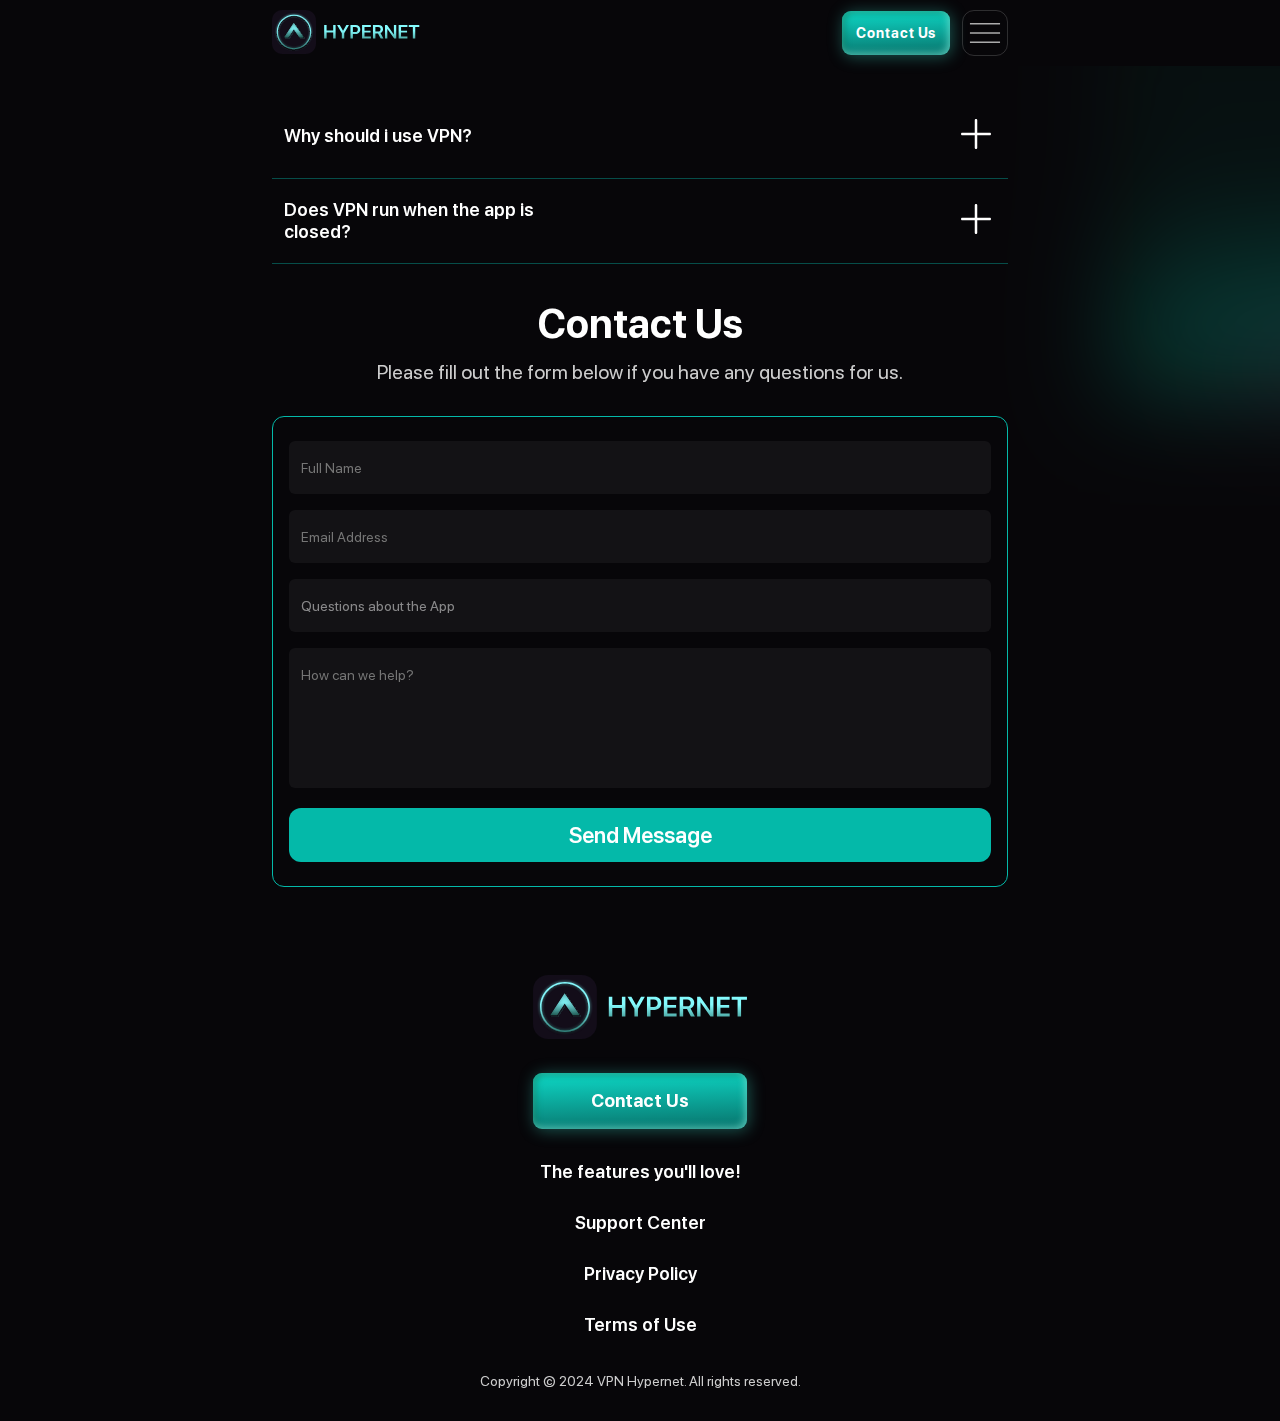
<file: lend/hypernet/questions/1.html>
<!doctype html>
<html lang="en">
<head>
    <meta charset="UTF-8">
    <meta name="viewport"
          content="width=device-width, user-scalable=no, initial-scale=1.0, maximum-scale=1.0, minimum-scale=1.0">
    <meta http-equiv="X-UA-Compatible" content="ie=edge">
    <link rel="stylesheet" href="../css/style.css">
    <title>hypernet</title>
</head>
<body>

<header class="header">
    <div class="container">
        <div class="header-content">
            <a href="../index.html" class="logo">
                <img src="../assets/img/Logo.svg" alt="logo">
            </a>
            <div class="navigation-panel">
                <a href="../index.html#form" class="btn-nav primary-btn">
                    Contact Us
                </a>
                <nav class="nav">
                             <span class="nav-cross" id="close-nav">
                                <svg width="32" height="32" viewBox="0 0 32 32" fill="none" xmlns="http://www.w3.org/2000/svg">
<path d="M8 8.00006L25.0323 25.0323" stroke="white" stroke-linejoin="round"/>
<path d="M8 25.0325L25.0323 8.00027" stroke="white" stroke-linejoin="round"/>
</svg>
                            </span>
                    <div class="nav-inner">
                        <a href="../index.html#form" class="primary-btn">
                            Contact Us
                        </a>
                        <ul class="nav-list">
                            <li class="nav-list__el"><a href="../index.html#features">The features you'll love!</a></li>
                            <li class="nav-list__el"><a href="../contact-us.html">Support Center</a></li>
                            <li class="nav-list__el"><a href="../privacy.html">Privacy Policy</a></li>
                            <li class="nav-list__el"><a href="../terms.html">Terms of Use</a></li>
                        </ul>
                    </div>
                </nav>
                <div class="burger" id="burger">
                    <svg width="44" height="44" viewBox="0 0 44 44" fill="none" xmlns="http://www.w3.org/2000/svg">
                        <path d="M36.6666 12.8333L7.33329 12.8333" stroke="white" stroke-linecap="round"/>
                        <path d="M36.6666 22L7.33329 22" stroke="white" stroke-linecap="round"/>
                        <path d="M36.6666 31.1667L7.33329 31.1667" stroke="white" stroke-linecap="round"/>
                    </svg>
                </div>
            </div>
        </div>
    </div>
</header>
<div class="wrapper">
    <section class="faq faq--second-page pt-0">
        <div class="container">
            <div class="faq-list mt-0">
                <div class="faq-el">
                    <div class="faq-el-head">
                        <div class="faq-el-head__text">
                            Why should i use VPN?
                        </div>
                        <div class="faq-el-head__i">
                                    <span class="faq-el-head__i__plus">
                                       <svg width="40" height="40" viewBox="0 0 40 40" fill="none" xmlns="http://www.w3.org/2000/svg">
                                        <path fill-rule="evenodd" clip-rule="evenodd" d="M20 5C20.3315 5 20.6495 5.1317 20.8839 5.36612C21.1183 5.60054 21.25 5.91848 21.25 6.25V18.75H33.75C34.0815 18.75 34.3995 18.8817 34.6339 19.1161C34.8683 19.3505 35 19.6685 35 20C35 20.3315 34.8683 20.6495 34.6339 20.8839C34.3995 21.1183 34.0815 21.25 33.75 21.25H21.25V33.75C21.25 34.0815 21.1183 34.3995 20.8839 34.6339C20.6495 34.8683 20.3315 35 20 35C19.6685 35 19.3505 34.8683 19.1161 34.6339C18.8817 34.3995 18.75 34.0815 18.75 33.75V21.25H6.25C5.91848 21.25 5.60054 21.1183 5.36612 20.8839C5.1317 20.6495 5 20.3315 5 20C5 19.6685 5.1317 19.3505 5.36612 19.1161C5.60054 18.8817 5.91848 18.75 6.25 18.75H18.75V6.25C18.75 5.91848 18.8817 5.60054 19.1161 5.36612C19.3505 5.1317 19.6685 5 20 5Z" fill="white"/>
                                    </svg>
                                    </span>
                            <span class="faq-el-head__i__minus">
                                        <svg width="40" height="40" viewBox="0 0 40 40" fill="none" xmlns="http://www.w3.org/2000/svg">
<path d="M5 20L35 20" stroke="white" stroke-width="2.57143" stroke-linecap="round"/>
</svg>
                                    </span>
                        </div>
                    </div>
                    <div class="faq-el-body">
                        <p class="faq-el-text">
                            Using a VPN, like Hypernet VPN, enhances your online privacy and security.
                            When you connect to a server through a VPN, your internet traffic is encrypted,
                            making it difficult for others to intercept or track your online activities.
                            This is particularly important when using public Wi-Fi, as it protects your
                            data from potential cyber threats. A VPN also masks your IP address, allowing
                            you to browse the internet anonymously and access content that may be restricted
                            in your region. With features like the Kill Switch, which disables your internet
                            if the VPN connection drops, Hypernet VPN ensures continuous protection. Thus,
                            using a VPN is crucial for safeguarding your online privacy and accessing a
                            broader range of content securely.
                        </p>
                    </div>
                </div>
                <div class="faq-el">
                    <div class="faq-el-head">
                        <div class="faq-el-head__text">
                            Does VPN run when the app is closed?
                        </div>
                        <div class="faq-el-head__i">
                                    <span class="faq-el-head__i__plus">
                                       <svg width="40" height="40" viewBox="0 0 40 40" fill="none" xmlns="http://www.w3.org/2000/svg">
                                        <path fill-rule="evenodd" clip-rule="evenodd" d="M20 5C20.3315 5 20.6495 5.1317 20.8839 5.36612C21.1183 5.60054 21.25 5.91848 21.25 6.25V18.75H33.75C34.0815 18.75 34.3995 18.8817 34.6339 19.1161C34.8683 19.3505 35 19.6685 35 20C35 20.3315 34.8683 20.6495 34.6339 20.8839C34.3995 21.1183 34.0815 21.25 33.75 21.25H21.25V33.75C21.25 34.0815 21.1183 34.3995 20.8839 34.6339C20.6495 34.8683 20.3315 35 20 35C19.6685 35 19.3505 34.8683 19.1161 34.6339C18.8817 34.3995 18.75 34.0815 18.75 33.75V21.25H6.25C5.91848 21.25 5.60054 21.1183 5.36612 20.8839C5.1317 20.6495 5 20.3315 5 20C5 19.6685 5.1317 19.3505 5.36612 19.1161C5.60054 18.8817 5.91848 18.75 6.25 18.75H18.75V6.25C18.75 5.91848 18.8817 5.60054 19.1161 5.36612C19.3505 5.1317 19.6685 5 20 5Z" fill="white"/>
                                    </svg>
                                    </span>
                            <span class="faq-el-head__i__minus">
                                        <svg width="40" height="40" viewBox="0 0 40 40" fill="none" xmlns="http://www.w3.org/2000/svg">
<path d="M5 20L35 20" stroke="white" stroke-width="2.57143" stroke-linecap="round"/>
</svg>
                                    </span>
                        </div>
                    </div>
                    <div class="faq-el-body">
                        <p class="faq-el-text">
                            Once you connect to a server using Hypernet VPN, it will continue to operate
                            even when the app is closed, ensuring secure browsing. To verify if the app
                            is active, glance at the top corner of your device. A visible VPN icon
                            indicates that the connection is active. For concerns regarding an unstable
                            connection, consider enabling the Hypernet VPN Kill Switch feature. This
                            function will temporarily disable your internet access if the VPN connection
                            drops, maintaining security until the connection is re-established.
                        </p>
                    </div>
                </div>
            </div>
        </div>
    </section>
    <section class="form-block pt-0 mt-0">
        <div class="container">
            <h2 class="section-title">
                Contact Us
            </h2>
            <p class="section-description">
                Please fill out the form below if you have any questions for us.
            </p>
            <form action="https://api.web3forms.com/submit" class="form" method="POST">

                <input type="hidden" name="access_key" value="db80f08c-abaf-47c6-89d7-de29c29b8818">
                <div class="form-group">
                    <input type="text" name="name" placeholder="Full Name" required>
                </div>
                <div class="form-group">
                    <input type="email" name="email" placeholder="Email Address" required>
                </div>
                <div class="form-group">
                    <input type="text" name="title" placeholder="Subject" value="Questions about the App" required>
                </div>
                <div class="form-group">
                    <textarea name="description" placeholder="How can we help?"  required></textarea>
                </div>
                <div class="form-group">
                    <button type="submit">Send Message</button>
                </div>
            </form>
        </div>
    </section>
    <footer class="footer">
        <div class="container">
            <div class="footer-content">
                <a href="../index.html" class="logo logo-footer">
                    <img src="../assets/img/Logo.svg" alt="logo">
                </a>
                <a href="../index.html#form" class="footer-btn primary-btn">
                    Contact Us
                </a>
                <nav class="footer-nav">
                    <ul class="nav-list">
                        <li class="nav-list__el"><a href="../index.html#features">The features you'll love!</a></li>
                        <li class="nav-list__el"><a href="../contact-us.html">Support Center</a></li>
                        <li class="nav-list__el"><a href="../privacy.html">Privacy Policy</a></li>
                        <li class="nav-list__el"><a href="../terms.html">Terms of Use</a></li>
                    </ul>
                </nav>
            </div>
            <div class="copy-text">
                Copyright © 2024 VPN Hypernet. All rights reserved.
            </div>
        </div>
    </footer>
</div>


<script
        src="https://code.jquery.com/jquery-3.7.1.js"
        integrity="sha256-eKhayi8LEQwp4NKxN+CfCh+3qOVUtJn3QNZ0TciWLP4="
        crossorigin="anonymous">

</script>
<script src="https://web3forms.com/client/script.js" async defer></script>
<script src="../js/main.js"></script>
</body>
</html>
</file>
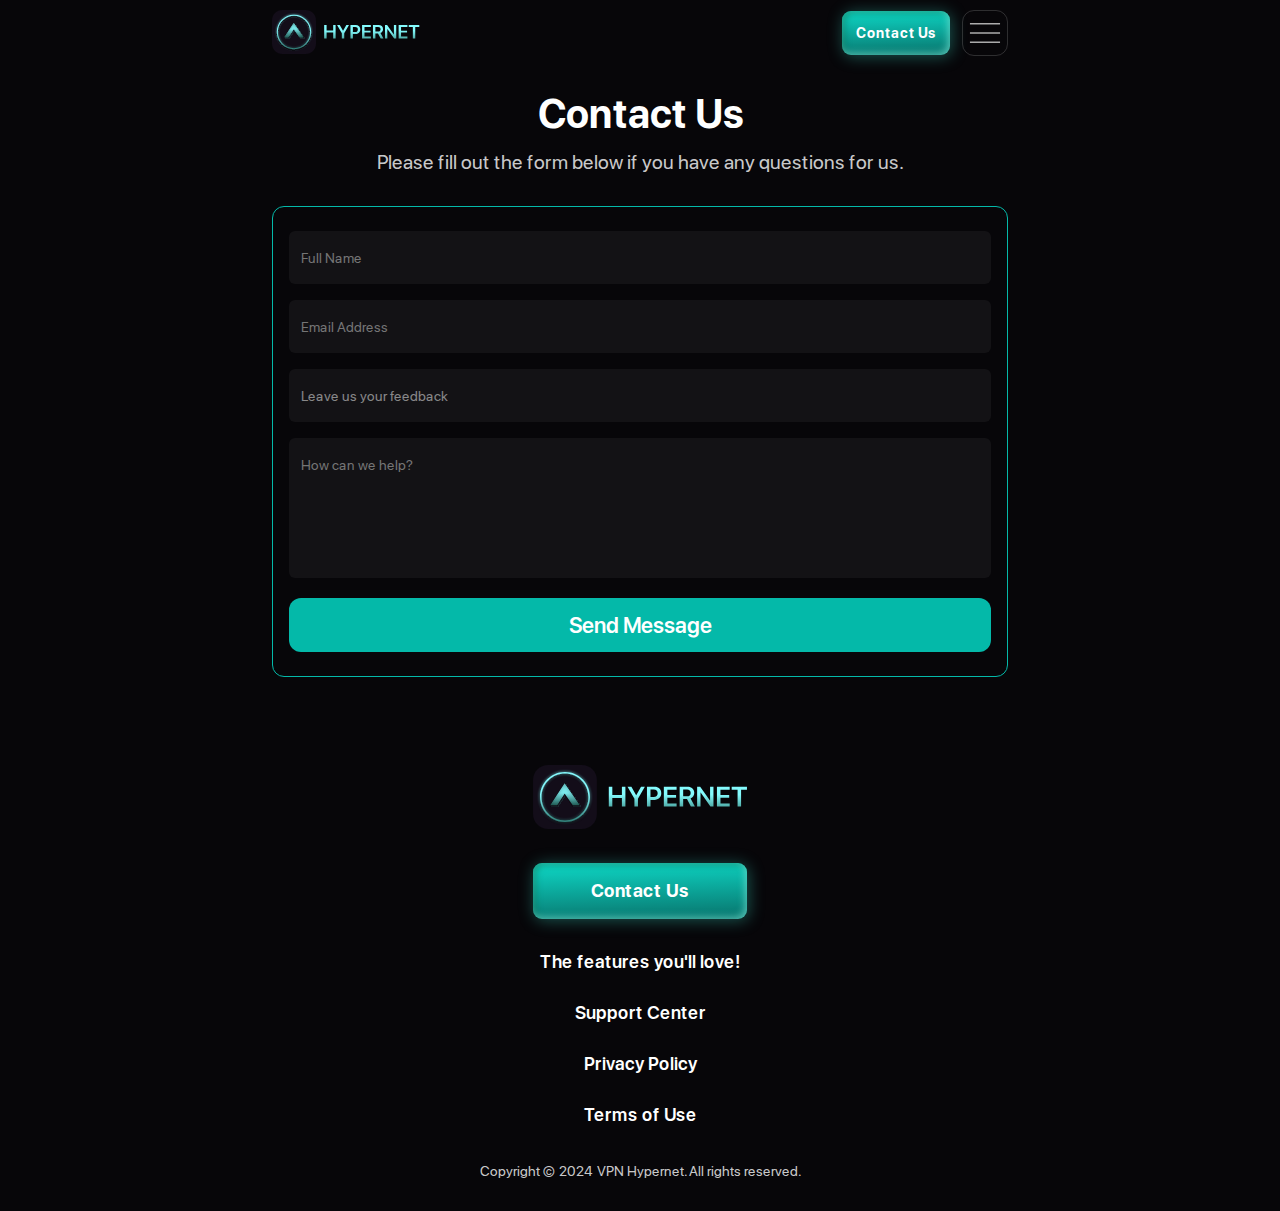
<file: lend/hypernet/questions/2.html>
<!doctype html>
<html lang="en">
<head>
    <meta charset="UTF-8">
    <meta name="viewport"
          content="width=device-width, user-scalable=no, initial-scale=1.0, maximum-scale=1.0, minimum-scale=1.0">
    <meta http-equiv="X-UA-Compatible" content="ie=edge">
    <link rel="stylesheet" href="../css/style.css">
    <title>hypernet</title>
</head>
<body>

<header class="header">
    <div class="container">
        <div class="header-content">
            <a href="../index.html" class="logo">
                <img src="../assets/img/Logo.svg" alt="logo">
            </a>
            <div class="navigation-panel">
                <a href="../index.html#form" class="btn-nav primary-btn">
                    Contact Us
                </a>
                <nav class="nav">
                             <span class="nav-cross" id="close-nav">
                                <svg width="32" height="32" viewBox="0 0 32 32" fill="none" xmlns="http://www.w3.org/2000/svg">
<path d="M8 8.00006L25.0323 25.0323" stroke="white" stroke-linejoin="round"/>
<path d="M8 25.0325L25.0323 8.00027" stroke="white" stroke-linejoin="round"/>
</svg>
                            </span>
                    <div class="nav-inner">
                        <a href="../index.html#form" class="primary-btn">
                            Contact Us
                        </a>
                        <ul class="nav-list">
                            <li class="nav-list__el"><a href="../index.html#features">The features you'll love!</a></li>
                            <li class="nav-list__el"><a href="../contact-us.html">Support Center</a></li>
                            <li class="nav-list__el"><a href="../privacy.html">Privacy Policy</a></li>
                            <li class="nav-list__el"><a href="../terms.html">Terms of Use</a></li>
                        </ul>
                    </div>
                </nav>
                <div class="burger" id="burger">
                    <svg width="44" height="44" viewBox="0 0 44 44" fill="none" xmlns="http://www.w3.org/2000/svg">
                        <path d="M36.6666 12.8333L7.33329 12.8333" stroke="white" stroke-linecap="round"/>
                        <path d="M36.6666 22L7.33329 22" stroke="white" stroke-linecap="round"/>
                        <path d="M36.6666 31.1667L7.33329 31.1667" stroke="white" stroke-linecap="round"/>
                    </svg>
                </div>
            </div>
        </div>
    </div>
</header>
<div class="wrapper">
    <section class="form-block pt-0 mt-0">
        <div class="container">
            <h2 class="section-title">
                Contact Us
            </h2>
            <p class="section-description">
                Please fill out the form below if you have any questions for us.
            </p>
            <form action="https://api.web3forms.com/submit" class="form" method="POST">

                <input type="hidden" name="access_key" value="db80f08c-abaf-47c6-89d7-de29c29b8818">
                <div class="form-group">
                    <input type="text" name="name" placeholder="Full Name" required>
                </div>
                <div class="form-group">
                    <input type="email" name="email" placeholder="Email Address" required>
                </div>
                <div class="form-group">
                    <input type="text" name="title" placeholder="Subject" value="Leave us your feedback" required>
                </div>
                <div class="form-group">
                    <textarea name="description" placeholder="How can we help?"  required></textarea>
                </div>
                <div class="form-group">
                    <button type="submit">Send Message</button>
                </div>
            </form>
        </div>
    </section>
    <footer class="footer">
        <div class="container">
            <div class="footer-content">
                <a href="../index.html" class="logo logo-footer">
                    <img src="../assets/img/Logo.svg" alt="logo">
                </a>
                <a href="../index.html#form" class="footer-btn primary-btn">
                    Contact Us
                </a>
                <nav class="footer-nav">
                    <ul class="nav-list">
                        <li class="nav-list__el"><a href="../index.html#features">The features you'll love!</a></li>
                        <li class="nav-list__el"><a href="../contact-us.html">Support Center</a></li>
                        <li class="nav-list__el"><a href="../privacy.html">Privacy Policy</a></li>
                        <li class="nav-list__el"><a href="../terms.html">Terms of Use</a></li>
                    </ul>
                </nav>
            </div>
            <div class="copy-text">
                Copyright © 2024 VPN Hypernet. All rights reserved.
            </div>
        </div>
    </footer>
</div>


<script
        src="https://code.jquery.com/jquery-3.7.1.js"
        integrity="sha256-eKhayi8LEQwp4NKxN+CfCh+3qOVUtJn3QNZ0TciWLP4="
        crossorigin="anonymous">

</script>
<script src="https://web3forms.com/client/script.js" async defer></script>
<script src="../js/main.js"></script>
</body>
</html>
</file>
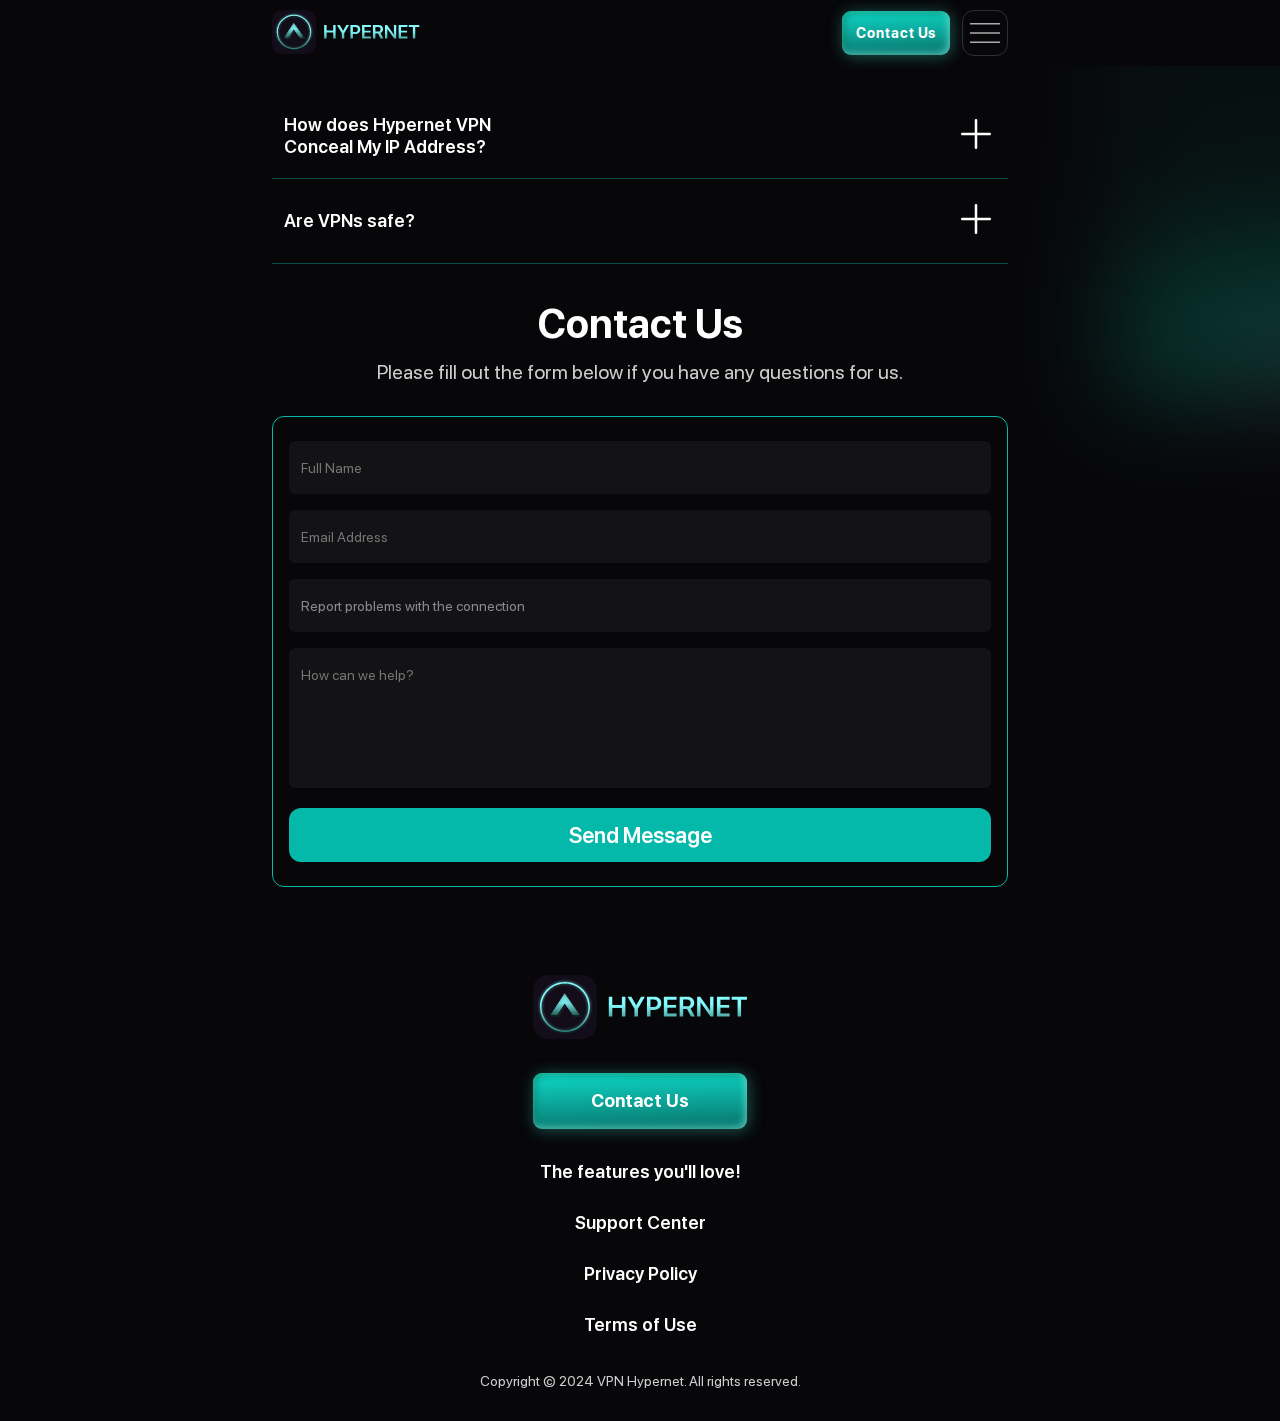
<file: lend/hypernet/questions/3.html>
<!doctype html>
<html lang="en">
<head>
    <meta charset="UTF-8">
    <meta name="viewport"
          content="width=device-width, user-scalable=no, initial-scale=1.0, maximum-scale=1.0, minimum-scale=1.0">
    <meta http-equiv="X-UA-Compatible" content="ie=edge">
    <link rel="stylesheet" href="../css/style.css">
    <title>hypernet</title>
</head>
<body>

<header class="header">
    <div class="container">
        <div class="header-content">
            <a href="../index.html" class="logo">
                <img src="../assets/img/Logo.svg" alt="logo">
            </a>
            <div class="navigation-panel">
                <a href="../index.html#form" class="btn-nav primary-btn">
                    Contact Us
                </a>
                <nav class="nav">
                             <span class="nav-cross" id="close-nav">
                                <svg width="32" height="32" viewBox="0 0 32 32" fill="none" xmlns="http://www.w3.org/2000/svg">
<path d="M8 8.00006L25.0323 25.0323" stroke="white" stroke-linejoin="round"/>
<path d="M8 25.0325L25.0323 8.00027" stroke="white" stroke-linejoin="round"/>
</svg>
                            </span>
                    <div class="nav-inner">
                        <a href="../index.html#form" class="primary-btn">
                            Contact Us
                        </a>
                        <ul class="nav-list">
                            <li class="nav-list__el"><a href="../index.html#features">The features you'll love!</a></li>
                            <li class="nav-list__el"><a href="../contact-us.html">Support Center</a></li>
                            <li class="nav-list__el"><a href="../privacy.html">Privacy Policy</a></li>
                            <li class="nav-list__el"><a href="../terms.html">Terms of Use</a></li>
                        </ul>
                    </div>
                </nav>
                <div class="burger" id="burger">
                    <svg width="44" height="44" viewBox="0 0 44 44" fill="none" xmlns="http://www.w3.org/2000/svg">
                        <path d="M36.6666 12.8333L7.33329 12.8333" stroke="white" stroke-linecap="round"/>
                        <path d="M36.6666 22L7.33329 22" stroke="white" stroke-linecap="round"/>
                        <path d="M36.6666 31.1667L7.33329 31.1667" stroke="white" stroke-linecap="round"/>
                    </svg>
                </div>
            </div>
        </div>
    </div>
</header>
<div class="wrapper">
    <section class="faq faq--second-page pt-0">
        <div class="container">
            <div class="faq-list mt-0">
                <div class="faq-el">
                    <div class="faq-el-head">
                        <div class="faq-el-head__text">
                            How does Hypernet VPN Conceal My IP Address?
                        </div>
                        <div class="faq-el-head__i">
                                    <span class="faq-el-head__i__plus">
                                       <svg width="40" height="40" viewBox="0 0 40 40" fill="none" xmlns="http://www.w3.org/2000/svg">
                                        <path fill-rule="evenodd" clip-rule="evenodd" d="M20 5C20.3315 5 20.6495 5.1317 20.8839 5.36612C21.1183 5.60054 21.25 5.91848 21.25 6.25V18.75H33.75C34.0815 18.75 34.3995 18.8817 34.6339 19.1161C34.8683 19.3505 35 19.6685 35 20C35 20.3315 34.8683 20.6495 34.6339 20.8839C34.3995 21.1183 34.0815 21.25 33.75 21.25H21.25V33.75C21.25 34.0815 21.1183 34.3995 20.8839 34.6339C20.6495 34.8683 20.3315 35 20 35C19.6685 35 19.3505 34.8683 19.1161 34.6339C18.8817 34.3995 18.75 34.0815 18.75 33.75V21.25H6.25C5.91848 21.25 5.60054 21.1183 5.36612 20.8839C5.1317 20.6495 5 20.3315 5 20C5 19.6685 5.1317 19.3505 5.36612 19.1161C5.60054 18.8817 5.91848 18.75 6.25 18.75H18.75V6.25C18.75 5.91848 18.8817 5.60054 19.1161 5.36612C19.3505 5.1317 19.6685 5 20 5Z" fill="white"/>
                                    </svg>
                                    </span>
                            <span class="faq-el-head__i__minus">
                                        <svg width="40" height="40" viewBox="0 0 40 40" fill="none" xmlns="http://www.w3.org/2000/svg">
<path d="M5 20L35 20" stroke="white" stroke-width="2.57143" stroke-linecap="round"/>
</svg>
                                    </span>
                        </div>
                    </div>
                    <div class="faq-el-body">
                        <p class="faq-el-text">
                            Hypernet VPN works by routing your internet connection through a secure server in a
                            location of your choice. When you connect to the internet through Hypernet VPN, the
                            service replaces your real IP address with one from its server network. This process
                            effectively masks your actual IP address, making it appear as if your online activities
                            are originating from the VPN server's location, not your own. This not only enhances
                            your online anonymity but also helps in bypassing geo-restrictions and accessing content
                            from different regions. With your IP address hidden, your internet activities become more
                            private and secure, protecting you from potential surveillance and data breaches.
                        </p>
                    </div>
                </div>
                <div class="faq-el">
                    <div class="faq-el-head">
                        <div class="faq-el-head__text">
                            Are VPNs safe?
                        </div>
                        <div class="faq-el-head__i">
                                    <span class="faq-el-head__i__plus">
                                       <svg width="40" height="40" viewBox="0 0 40 40" fill="none" xmlns="http://www.w3.org/2000/svg">
                                        <path fill-rule="evenodd" clip-rule="evenodd" d="M20 5C20.3315 5 20.6495 5.1317 20.8839 5.36612C21.1183 5.60054 21.25 5.91848 21.25 6.25V18.75H33.75C34.0815 18.75 34.3995 18.8817 34.6339 19.1161C34.8683 19.3505 35 19.6685 35 20C35 20.3315 34.8683 20.6495 34.6339 20.8839C34.3995 21.1183 34.0815 21.25 33.75 21.25H21.25V33.75C21.25 34.0815 21.1183 34.3995 20.8839 34.6339C20.6495 34.8683 20.3315 35 20 35C19.6685 35 19.3505 34.8683 19.1161 34.6339C18.8817 34.3995 18.75 34.0815 18.75 33.75V21.25H6.25C5.91848 21.25 5.60054 21.1183 5.36612 20.8839C5.1317 20.6495 5 20.3315 5 20C5 19.6685 5.1317 19.3505 5.36612 19.1161C5.60054 18.8817 5.91848 18.75 6.25 18.75H18.75V6.25C18.75 5.91848 18.8817 5.60054 19.1161 5.36612C19.3505 5.1317 19.6685 5 20 5Z" fill="white"/>
                                    </svg>
                                    </span>
                            <span class="faq-el-head__i__minus">
                                        <svg width="40" height="40" viewBox="0 0 40 40" fill="none" xmlns="http://www.w3.org/2000/svg">
<path d="M5 20L35 20" stroke="white" stroke-width="2.57143" stroke-linecap="round"/>
</svg>
                                    </span>
                        </div>
                    </div>
                    <div class="faq-el-body">
                        <p class="faq-el-text">
                            While Hypernet VPN's free service is safe to use, it's crucial to be cautious as not all
                            VPN providers are trustworthy. Understanding how a VPN company sustains itself financially
                            is key. For example, Hypernet VPN offers a free version that provides basic functionality,
                            ensuring everyone has access to secure and private information, regardless of their
                            financial situation. The premium subscription of Hypernet VPN offers advanced features
                            and capabilities, and it's this paid service that compensates for the costs incurred by
                            the free version. Hypernet operates on a "freemium" business model, where basic services
                            are offered for free, while more advanced features require payment.
                        </p>
                    </div>
                </div>
            </div>
        </div>
    </section>
    <section class="form-block pt-0 mt-0">
        <div class="container">
            <h2 class="section-title">
                Contact Us
            </h2>
            <p class="section-description">
                Please fill out the form below if you have any questions for us.
            </p>
            <form action="https://api.web3forms.com/submit" class="form" method="POST">

                <input type="hidden" name="access_key" value="db80f08c-abaf-47c6-89d7-de29c29b8818">
                <div class="form-group">
                    <input type="text" name="name" placeholder="Full Name" required>
                </div>
                <div class="form-group">
                    <input type="email" name="email" placeholder="Email Address" required>
                </div>
                <div class="form-group">
                    <input type="text" name="title" placeholder="Subject" value="Report problems with the connection" required>
                </div>
                <div class="form-group">
                    <textarea name="description" placeholder="How can we help?"  required></textarea>
                </div>
                <div class="form-group">
                    <button type="submit">Send Message</button>
                </div>
            </form>
        </div>
    </section>
    <footer class="footer">
        <div class="container">
            <div class="footer-content">
                <a href="../index.html" class="logo logo-footer">
                    <img src="../assets/img/Logo.svg" alt="logo">
                </a>
                <a href="../index.html#form" class="footer-btn primary-btn">
                    Contact Us
                </a>
                <nav class="footer-nav">
                    <ul class="nav-list">
                        <li class="nav-list__el"><a href="../index.html#features">The features you'll love!</a></li>
                        <li class="nav-list__el"><a href="../contact-us.html">Support Center</a></li>
                        <li class="nav-list__el"><a href="../privacy.html">Privacy Policy</a></li>
                        <li class="nav-list__el"><a href="../terms.html">Terms of Use</a></li>
                    </ul>
                </nav>
            </div>
            <div class="copy-text">
                Copyright © 2024 VPN Hypernet. All rights reserved.
            </div>
        </div>
    </footer>
</div>


<script
        src="https://code.jquery.com/jquery-3.7.1.js"
        integrity="sha256-eKhayi8LEQwp4NKxN+CfCh+3qOVUtJn3QNZ0TciWLP4="
        crossorigin="anonymous">

</script>
<script src="https://web3forms.com/client/script.js" async defer></script>
<script src="../js/main.js"></script>
</body>
</html>
</file>
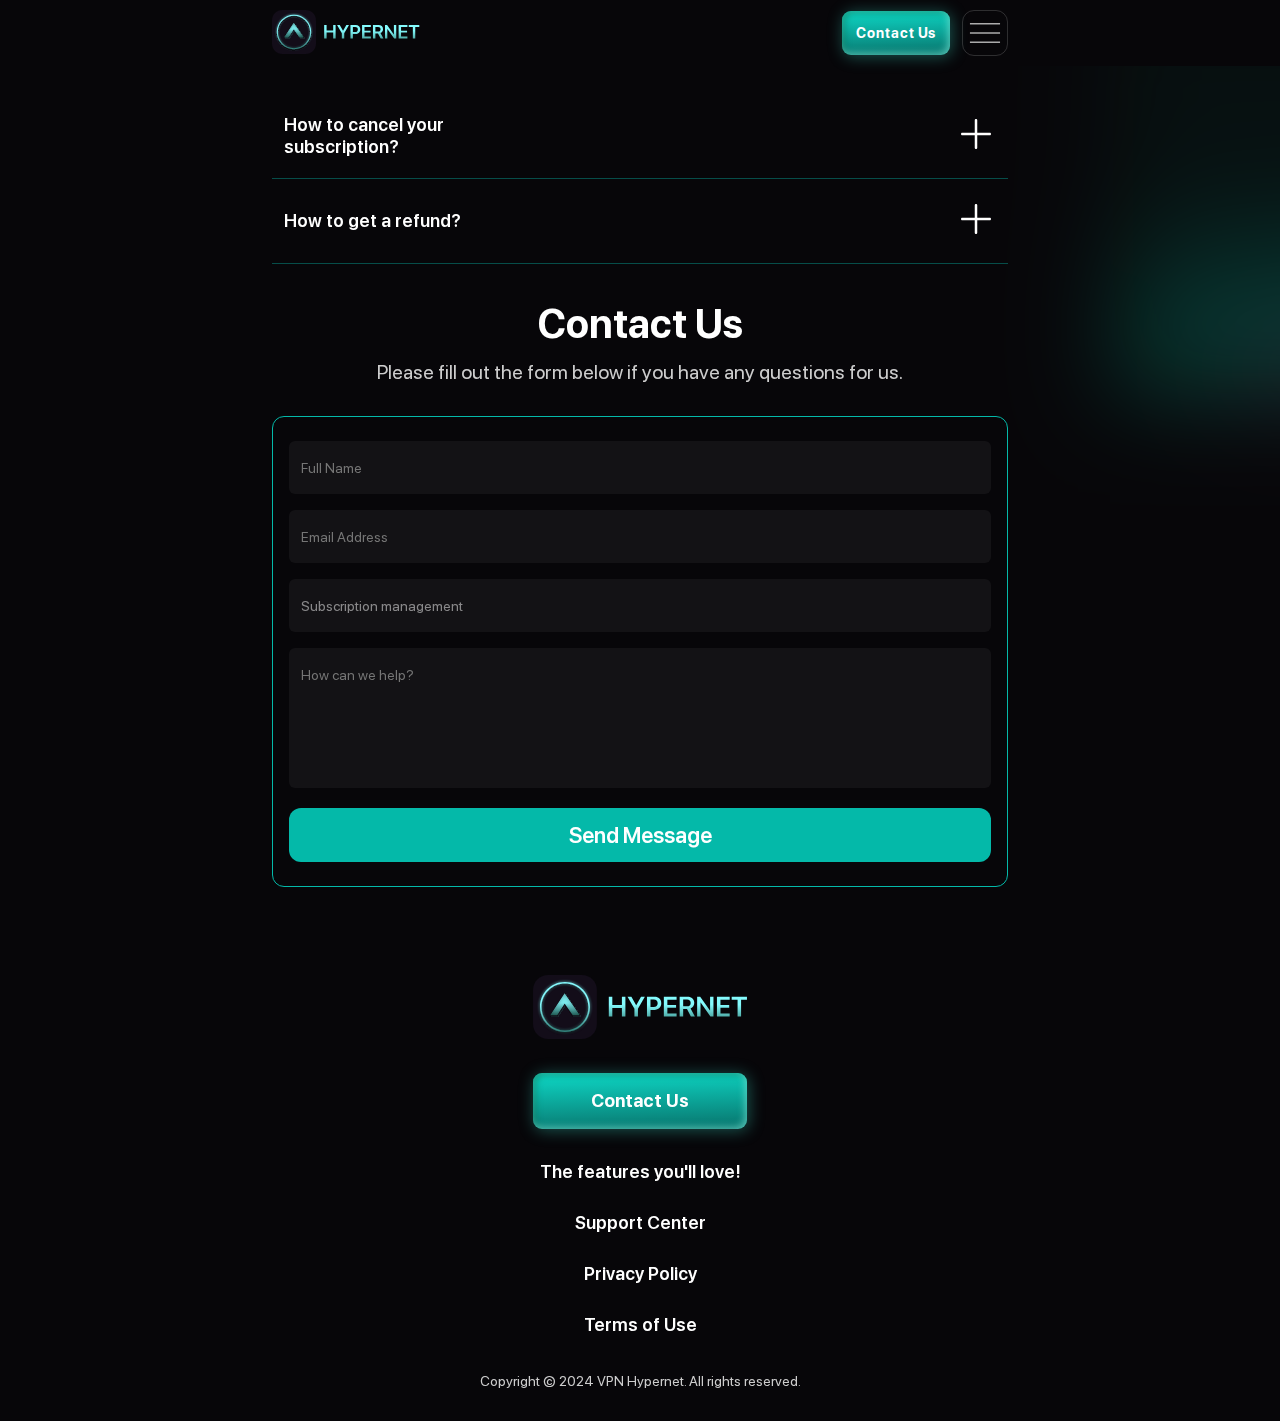
<file: lend/hypernet/questions/4.html>
<!doctype html>
<html lang="en">
<head>
    <meta charset="UTF-8">
    <meta name="viewport"
          content="width=device-width, user-scalable=no, initial-scale=1.0, maximum-scale=1.0, minimum-scale=1.0">
    <meta http-equiv="X-UA-Compatible" content="ie=edge">
    <link rel="stylesheet" href="../css/style.css">
    <title>hypernet</title>
</head>
<body>

<header class="header">
    <div class="container">
        <div class="header-content">
            <a href="../index.html" class="logo">
                <img src="../assets/img/Logo.svg" alt="logo">
            </a>
            <div class="navigation-panel">
                <a href="../index.html#form" class="btn-nav primary-btn">
                    Contact Us
                </a>
                <nav class="nav">
                             <span class="nav-cross" id="close-nav">
                                <svg width="32" height="32" viewBox="0 0 32 32" fill="none" xmlns="http://www.w3.org/2000/svg">
<path d="M8 8.00006L25.0323 25.0323" stroke="white" stroke-linejoin="round"/>
<path d="M8 25.0325L25.0323 8.00027" stroke="white" stroke-linejoin="round"/>
</svg>
                            </span>
                    <div class="nav-inner">
                        <a href="../index.html#form" class="primary-btn">
                            Contact Us
                        </a>
                        <ul class="nav-list">
                            <li class="nav-list__el"><a href="../index.html#features">The features you'll love!</a></li>
                            <li class="nav-list__el"><a href="../contact-us.html">Support Center</a></li>
                            <li class="nav-list__el"><a href="../privacy.html">Privacy Policy</a></li>
                            <li class="nav-list__el"><a href="../terms.html">Terms of Use</a></li>
                        </ul>
                    </div>
                </nav>
                <div class="burger" id="burger">
                    <svg width="44" height="44" viewBox="0 0 44 44" fill="none" xmlns="http://www.w3.org/2000/svg">
                        <path d="M36.6666 12.8333L7.33329 12.8333" stroke="white" stroke-linecap="round"/>
                        <path d="M36.6666 22L7.33329 22" stroke="white" stroke-linecap="round"/>
                        <path d="M36.6666 31.1667L7.33329 31.1667" stroke="white" stroke-linecap="round"/>
                    </svg>
                </div>
            </div>
        </div>
    </div>
</header>
<div class="wrapper">
    <section class="faq faq--second-page pt-0">
        <div class="container">
            <div class="faq-list mt-0">
                <div class="faq-el">
                    <div class="faq-el-head">
                        <div class="faq-el-head__text">
                            How to cancel your subscription?
                        </div>
                        <div class="faq-el-head__i">
                                    <span class="faq-el-head__i__plus">
                                       <svg width="40" height="40" viewBox="0 0 40 40" fill="none" xmlns="http://www.w3.org/2000/svg">
                                        <path fill-rule="evenodd" clip-rule="evenodd" d="M20 5C20.3315 5 20.6495 5.1317 20.8839 5.36612C21.1183 5.60054 21.25 5.91848 21.25 6.25V18.75H33.75C34.0815 18.75 34.3995 18.8817 34.6339 19.1161C34.8683 19.3505 35 19.6685 35 20C35 20.3315 34.8683 20.6495 34.6339 20.8839C34.3995 21.1183 34.0815 21.25 33.75 21.25H21.25V33.75C21.25 34.0815 21.1183 34.3995 20.8839 34.6339C20.6495 34.8683 20.3315 35 20 35C19.6685 35 19.3505 34.8683 19.1161 34.6339C18.8817 34.3995 18.75 34.0815 18.75 33.75V21.25H6.25C5.91848 21.25 5.60054 21.1183 5.36612 20.8839C5.1317 20.6495 5 20.3315 5 20C5 19.6685 5.1317 19.3505 5.36612 19.1161C5.60054 18.8817 5.91848 18.75 6.25 18.75H18.75V6.25C18.75 5.91848 18.8817 5.60054 19.1161 5.36612C19.3505 5.1317 19.6685 5 20 5Z" fill="white"/>
                                    </svg>
                                    </span>
                            <span class="faq-el-head__i__minus">
                                        <svg width="40" height="40" viewBox="0 0 40 40" fill="none" xmlns="http://www.w3.org/2000/svg">
<path d="M5 20L35 20" stroke="white" stroke-width="2.57143" stroke-linecap="round"/>
</svg>
                                    </span>
                        </div>
                    </div>
                    <div class="faq-el-body">
                        <p class="faq-el-text">
                            Subscription cancellation is easy! You can do it either through you Apple Store
                            settings, or you can <a href="#form">contact us </a>, and we'll give you further instructions(link)
                        </p>
                    </div>
                </div>
                <div class="faq-el">
                    <div class="faq-el-head">
                        <div class="faq-el-head__text">
                            How to get a refund?
                        </div>
                        <div class="faq-el-head__i">
                                    <span class="faq-el-head__i__plus">
                                       <svg width="40" height="40" viewBox="0 0 40 40" fill="none" xmlns="http://www.w3.org/2000/svg">
                                        <path fill-rule="evenodd" clip-rule="evenodd" d="M20 5C20.3315 5 20.6495 5.1317 20.8839 5.36612C21.1183 5.60054 21.25 5.91848 21.25 6.25V18.75H33.75C34.0815 18.75 34.3995 18.8817 34.6339 19.1161C34.8683 19.3505 35 19.6685 35 20C35 20.3315 34.8683 20.6495 34.6339 20.8839C34.3995 21.1183 34.0815 21.25 33.75 21.25H21.25V33.75C21.25 34.0815 21.1183 34.3995 20.8839 34.6339C20.6495 34.8683 20.3315 35 20 35C19.6685 35 19.3505 34.8683 19.1161 34.6339C18.8817 34.3995 18.75 34.0815 18.75 33.75V21.25H6.25C5.91848 21.25 5.60054 21.1183 5.36612 20.8839C5.1317 20.6495 5 20.3315 5 20C5 19.6685 5.1317 19.3505 5.36612 19.1161C5.60054 18.8817 5.91848 18.75 6.25 18.75H18.75V6.25C18.75 5.91848 18.8817 5.60054 19.1161 5.36612C19.3505 5.1317 19.6685 5 20 5Z" fill="white"/>
                                    </svg>
                                    </span>
                            <span class="faq-el-head__i__minus">
                                        <svg width="40" height="40" viewBox="0 0 40 40" fill="none" xmlns="http://www.w3.org/2000/svg">
<path d="M5 20L35 20" stroke="white" stroke-width="2.57143" stroke-linecap="round"/>
</svg>
                                    </span>
                        </div>
                    </div>
                    <div class="faq-el-body">
                        <p class="faq-el-text">
                            All the refunds are processed through Apple Store and on their behalf.
                            You can <a href="#form">contact us </a> to receive additional instructions.(link)                                </p>
                    </div>
                </div>
            </div>
        </div>
    </section>
    <section class="form-block pt-0 mt-0">
        <div class="container">
            <h2 class="section-title">
                Contact Us
            </h2>
            <p class="section-description">
                Please fill out the form below if you have any questions for us.
            </p>
            <form action="https://api.web3forms.com/submit" class="form" method="POST">

                <input type="hidden" name="access_key" value="db80f08c-abaf-47c6-89d7-de29c29b8818">
                <div class="form-group">
                    <input type="text" name="name" placeholder="Full Name" required>
                </div>
                <div class="form-group">
                    <input type="email" name="email" placeholder="Email Address" required>
                </div>
                <div class="form-group">
                    <input type="text" name="title" placeholder="Subject" value="Subscription management" required>
                </div>
                <div class="form-group">
                    <textarea name="description" placeholder="How can we help?"  required></textarea>
                </div>
                <div class="form-group">
                    <button type="submit">Send Message</button>
                </div>
            </form>
        </div>
    </section>
    <footer class="footer">
        <div class="container">
            <div class="footer-content">
                <a href="../index.html" class="logo logo-footer">
                    <img src="../assets/img/Logo.svg" alt="logo">
                </a>
                <a href="../index.html#form" class="footer-btn primary-btn">
                    Contact Us
                </a>
                <nav class="footer-nav">
                    <ul class="nav-list">
                        <li class="nav-list__el"><a href="../index.html#features">The features you'll love!</a></li>
                        <li class="nav-list__el"><a href="../contact-us.html">Support Center</a></li>
                        <li class="nav-list__el"><a href="../privacy.html">Privacy Policy</a></li>
                        <li class="nav-list__el"><a href="../terms.html">Terms of Use</a></li>
                    </ul>
                </nav>
            </div>
            <div class="copy-text">
                Copyright © 2024 VPN Hypernet. All rights reserved.
            </div>
        </div>
    </footer>
</div>


<script
        src="https://code.jquery.com/jquery-3.7.1.js"
        integrity="sha256-eKhayi8LEQwp4NKxN+CfCh+3qOVUtJn3QNZ0TciWLP4="
        crossorigin="anonymous">

</script>
<script src="https://web3forms.com/client/script.js" async defer></script>
<script src="../js/main.js"></script>
</body>
</html>
</file>
<file: lend/hypernet/css/style.css>
@import "../assets/font/stylesheet.css";

*{
  margin: 0;
  padding: 0;
  box-sizing: border-box;
  text-decoration: none;
  list-style-type: none;
  outline: none;
  border: none;
  font-family: "SF Pro Display",sans-serif;
  -webkit-tap-highlight-color: rgba(0, 0, 0, 0);
}

body{
  background: #070609;
}

.container{
  max-width: 768px;
  padding: 0 16px;
  margin: 0 auto;
}

.wrapper{
  overflow: hidden;
  padding-top: 94px;
}

.header{
  width: 100%;
  position: fixed;
  left: 0;
  top: 0;
  padding: 10px 0;
  background: #070609;
  z-index: 10;
}

.header-content{
  display: flex;
  justify-content: space-between;
}

.logo img{
  display: block;
}

.primary-btn{
  display: flex;
  align-items: center;
  justify-content: center;
  width: 108px;
  height: 44px;
  color: #FFF;
  text-align: center;
  font-size: 14px;
  font-style: normal;
  font-weight: 700;
  line-height: 19px;
  border-radius: 9px;
  background: linear-gradient(358deg, #07504C -33.34%, #0EDCCA 103.13%);
  box-shadow: 1.571px 1.571px 15.714px 0px rgba(54, 205, 187, 0.40), -2.357px -2.357px 7.071px 0px rgba(145, 255, 242, 0.50) inset, 2.357px 2.357px 7.071px 0px rgba(11, 106, 78, 0.60) inset;
}

.navigation-panel{
  display: flex;
  align-items: center;
  gap: 12px;
}

.nav{
  position: fixed;
  width: 100%;
  height: 100%;
  right: -150%;
  top: 0;
  opacity: 0;
  background: #070609;
  padding-top: 104px;
  transition: .3s;
  z-index: 11;
}

.nav-inner{
  position: relative;
  display: flex;
  flex-direction: column;
  align-items: center;
  gap: 32px;
  z-index: 3;
}

.nav.active{
  right: 0;
  opacity: 1;
}

.nav:before{
  position: absolute;
  content: "";
  top: 78px;
  left: 50%;
  transform: rotate(90deg) translate(0 , 50%) translate3d(0, 0, 0);
  width: 500px;
  height: 500px;
  background: radial-gradient(51.66% 106.57% at 95.92% 46.6%, rgba(164, 203, 249, 0.50) 0%, rgba(0, 255, 209, 0.50) 30.91%, rgba(2, 54, 42, 0.50) 100%);
  opacity: 0.4;
  filter: blur(60.38700866699219px);
  border-radius: 100%;
}

.nav-cross{
  position: absolute;
  right: 16px;
  top: 20px;
}

.nav .primary-btn{
  width: 180px;
  height: 56px;
  font-size: 18px;
  font-style: normal;
  font-weight: 700;
  line-height: 24px;
}

.nav-list{
  display: flex;
  flex-direction: column;
  align-items: center;
  gap: 32px;
}

.nav-list__el a{
  color: #FFF;
  text-align: center;
  font-size: 22px;
  font-style: normal;
  font-weight: 600;
  line-height: 22px;
}

.burger{
  display: flex;
  border-radius: 12px;
  border: 0.8px solid rgba(255, 255, 255, 0.16);
}

.main-title{
  font-size: 40px;
  font-style: normal;
  font-weight: 700;
  line-height: 40px;
  text-transform: uppercase;
  background: linear-gradient(0deg, #307E76 -0.07%, #84FAFD 57.16%);
  background-clip: text;
  -webkit-background-clip: text;
  -webkit-text-fill-color: transparent;
  margin-bottom: 16px;
}

.main-description{
  color: #FFF;
  font-size: 20px;
  font-style: normal;
  font-weight: 400;
  line-height: normal;
  margin-bottom: 36px;
}

.main-banner{
  display: flex;
  flex-direction: column;
  align-items: center;
  gap: 28px;
}

.main{
  position: relative;
  padding: 0 0 100px;
}

.main:before{
  position: absolute;
  content: "";
  width: 300px;
  height: 300px;
  border-radius: 100%;
  opacity: 0.3;
  background: radial-gradient(51.66% 106.57% at 95.92% 46.6%, #A4CBF9 0%, #00FFD1 30.91%, #02362A 100%);
  filter: blur(50px);
  left: -77px;
  top: 55px;
  transform: rotate(90deg) translate3d(0, 0, 0);
  z-index: -1;
}

.section-title{
  max-width: 340px;
  color: #FFF;
  text-align: center;
  font-size: 40px;
  font-style: normal;
  font-weight: 700;
  line-height: 40px;
  margin: 0 auto;
}

.work{
  position: relative;
}

.work:before{
  position: absolute;
  right: -45px;
  top: -140px;
  z-index: -1;
  content: "";
  width: 400px;
  height: 400px;
  background: radial-gradient(51.66% 106.57% at 95.92% 46.6%, rgba(164, 203, 249, 0.50) 0%, rgba(0, 255, 209, 0.50) 30.91%, rgba(2, 54, 42, 0.50) 100%);
  opacity: 0.4;
  filter: blur(48.309608459472656px);
  transform: translate3d(0, 0, 0);
}

.work:after{
  position: absolute;
  left: -201px;
  bottom: 0;
  z-index: -1;
  content: "";
  width: 400px;
  height: 400px;
  background: radial-gradient(51.66% 106.57% at 95.92% 46.6%, rgba(164, 203, 249, 0.50) 0%, rgba(0, 255, 209, 0.50) 30.91%, rgba(2, 54, 42, 0.50) 100%);
  opacity: 0.4;
  filter: blur(48.309608459472656px);
  transform: translate3d(0, 0, 0);
}

.work-list{
  display: flex;
  flex-direction: column;
  gap: 24px;
  margin-top: 32px;
}

.work-item{
  display: flex;
  flex-direction: column;
  align-items: flex-start;
  padding: 36px 27px;
}

.work-item__title{
  color: #FFF;
  font-size: 20px;
  font-weight: 700;
  line-height: 24px;
  margin-top: 24px;
}

.work-item__description{
  color: rgba(255, 255, 255, 0.70);
  font-size: 17px;
  font-weight: 400;
  margin-top: 8px;
}

.section-description{
  color: rgba(255, 255, 255, 0.80);
  text-align: center;
  font-size: 20px;
  font-style: normal;
  font-weight: 400;
  line-height: normal;
  margin-top: 16px;
}


.faq{
  position: relative;
  padding: 88px 0 32px;
}

.faq:before{
  position: absolute;
  content: "";
  width: 400px;
  height: 400px;
  transform: rotate(90deg) translate3d(0, 0, 0);
  right: -230px;
  top: -98px;
  background: radial-gradient(51.66% 106.57% at 95.92% 46.6%, rgba(164, 203, 249, 0.50) 0%, rgba(0, 255, 209, 0.50) 30.91%, rgba(2, 54, 42, 0.50) 100%);
  opacity: 0.4;
  filter: blur(48.309608459472656px);
  z-index: -1;
}

.faq-el{
  padding: 20px 12px;
  border-bottom: 1px solid rgba(4, 185, 169, 0.40);
}

.faq-el-text{
  max-width: 81%;
  color: rgba(255, 255, 255, 0.80);
  font-size: 18px;
  font-style: normal;
  font-weight: 400;
  line-height: 22px;
  margin: 24px 0;
}

.faq-list{
  margin-top: 32px;
}

.faq-el-head{
  display: flex;
  justify-content: space-between;
  align-items: center;
}

.faq-el-body{
  display: none;
}

.faq-el-head__text{
  max-width: 255px;
  color: #FFF;
  font-size: 18px;
  font-weight: 600;
  line-height: 22px;
}

.faq-el-head__i__minus{
  display: none;
}

.faq-el.active .faq-el-head__i__plus{
  display: none;
}

.faq-el.active .faq-el-head__i__minus{
  display: block;
}

.faq-el-head__i{
  display: flex;
}

.info-list{
  counter-reset: section;
}

.info-list__item{
  position: relative;
  color: rgba(255, 255, 255, 0.80);
  font-size: 17px;
  font-style: normal;
  font-weight: 400;
  line-height: 22px;
  margin-bottom: 24px;
}

.info-list--page .info-list__item{
  max-width: 100%;
}

.info-list .info-list__item:before{
  position: absolute;
  left: 5px;
  top: 0;
  counter-increment: section;
  content:  counter(section) ". ";
}

.info-list__item p{
  padding-left: 25px;
}

.info-list__item img{
  display: block;
  max-width: 100%;
  margin: 24px auto 0;
}

.feedback{
  position: relative;
  padding: 28px 0;
}

.feedback-list{
  display: flex;
  flex-direction: column;
  gap: 16px;
  margin-top: 32px;
}

.feedback-card{
  display: flex;
  flex-direction: column;
  align-items: center;
  border-radius: 12px;
  background: rgba(255, 255, 255, 0.05);
  padding: 24px;
}

.feedback-card__img{
  width: 90px;
  height: 90px;
  overflow: hidden;
  border-radius: 100%;
  margin: 0 auto 16px;
}

.feedback-card__title{
  color: #FFF;
  font-size: 24px;
  font-weight: 700;
  line-height: 26px;
  margin-bottom: 8px;
}

.feedback-card__text{
  color: #FFF;
  text-align: center;
  font-size: 17px;
  font-style: normal;
  font-weight: 400;
  line-height: normal;
  margin-top: 16px;
}

.form-block{
  padding: 28px 0;
  margin-top: 32px;
}

.form{
  display: flex;
  flex-direction: column;
  gap: 16px;
  padding: 24px 16px;
  border-radius: 12px;
  border: 1px solid #04B9A9;
  margin-top: 32px;
}

.form-group input{
  width: 100%;
  border-radius: 6px;
  background: rgba(255, 255, 255, 0.05);
  padding: 19px 12px 18px;
  color: rgba(255, 255, 255, 0.50);
  font-size: 14px;
  font-weight: 400;
}

.form-group textarea{
  width: 100%;
  height: 140px;
  border-radius: 6px;
  background: rgba(255, 255, 255, 0.05);
  padding: 19px 12px 18px;
  color: rgba(255, 255, 255, 0.50);
  font-size: 14px;
  font-weight: 400;
  resize: none;
}

.form-group button{
  display: flex;
  justify-content: center;
  width: 100%;
  padding: 16px;
  color: #FFF;
  font-size: 22px;
  font-weight: 600;
  line-height: 22px;
  border-radius: 12px;
  background: #04B9A9;
}

.footer{
  padding: 28px 0;
  margin-top: 32px;
}

.footer-content{
  display: flex;
  flex-direction: column;
  align-items: center;
  gap: 34px;
}

.logo-footer img{
  width: 215px;
}

.footer-btn{
  width: 214px;
  height: 56px;
  font-size: 18px;
  font-style: normal;
  font-weight: 700;
  line-height: 24px;
}

.footer-nav .nav-list__el a{
  font-size: 18px;
  line-height: 18px;
}


.questions-block{
  position: relative;
  padding-bottom: 40px;
}

.questions-block:after{
  position: absolute;
  content: "";
  width: 300px;
  height: 300px;
  border-radius: 300px;
  opacity: 0.3;
  background: radial-gradient(51.66% 106.57% at 95.92% 46.6%, #A4CBF9 0%, #00FFD1 30.91%, #02362A 100%);
  filter: blur(50px);
  left: -130px;
  top: 0;
  z-index: -1;
  transform: translate3d(0, 0, 0);
}

.questions-list{
  display: flex;
  flex-direction: column;
  gap: 14px;
}

.questions-list__el{
  display: flex;
  flex-direction: column;
  gap: 12px;
  border-radius: 12px;
  border: 1px solid #04B9A9;
  box-shadow: 0px -2px 20px 0px rgba(155, 177, 255, 0.10), 0px -2px 10px 0px rgba(223, 224, 255, 0.10), 0px 0.5px 0px 0px rgba(255, 255, 255, 0.10) inset;
  padding: 18px 27px;
}

.questions-list__el__text{
  color: #FFF;
  font-size: 20px;
  font-weight: 700;
  line-height: 24px;
}

.info-list--page{
  position: relative;
  margin: 20px 0 20px;
}

.info-list--page:before{
  position: absolute;
  left: -71px;
  top: -130px;
  content: "";
  width: 300px;
  height: 300px;
  transform: rotate(90deg) translate3d(0, 0, 0);
  border-radius: 300px;
  opacity: 0.3;
  background: radial-gradient(51.66% 106.57% at 95.92% 46.6%, #A4CBF9 0%, #00FFD1 30.91%, #02362A 100%);
  filter: blur(50px);
  z-index: -1;

}

.info-list--page .info-list__item {
  display: flex;
  flex-direction: column;
  gap: 10px;
  font-size: 17px;
}

.info-list a,
.faq-el-text a{
  display: inline-block;
  text-decoration-line: underline;
  text-decoration-skip-ink: none;
  color: #FFF;
  font-size: 17px;
  font-style: normal;
  font-weight: 400;
}

.info-list--title .info-list__item p:first-child{
  font-size: 20px;
  font-weight: 600;
}

.info-list--page .info-list__item:before{
  width: 22px;
  left: -5px;
  text-align: right;
}

.info-page__text{
  color: #FFF;
  font-size: 17px;
  font-weight: 400;
  margin: 15px 0;
}

.info-page__text a{
  color: #FFF;
  font-size: 17px;
  font-weight: 400;
  text-decoration-line: underline;
}

.section-title--info{
  text-align: left;
  margin-bottom: 32px;
}

.info-sublist{
  display: flex;
  flex-direction: column;
  gap: 10px;
}

.info-sublist__el{
  position: relative;
  padding-left: 15px;
  font-size: 15px;
  color: #FFF;
}

.info-sublist__el:before{
  position: absolute;
  content: "";
  left: 0;
  top: 8px;
  width: 5px;
  height: 5px;
  border-radius: 50%;
  background:  #FFF;
}

.info-list .info-sublist{
  margin: 0;
  padding-left: 25px;
}


.sec-tabs .wrap-ready-items .ready-item-hot{
  overflow: visible;
}

.copy-text{
  text-align: center;
  font-size: 14px;
  line-height: 24px;
  color: #FFFFFFCC;
  margin-top: 34px;
}

.refund-text{
  font-size: 17px;
  color: white;
}

.refund{
  padding-bottom: 40px;
}

.pt-0{
  padding-top: 0;
}

.mt-0{
  margin-top: 0;
}

.faq--second-page{
  padding-bottom: 40px;
}
</file>
